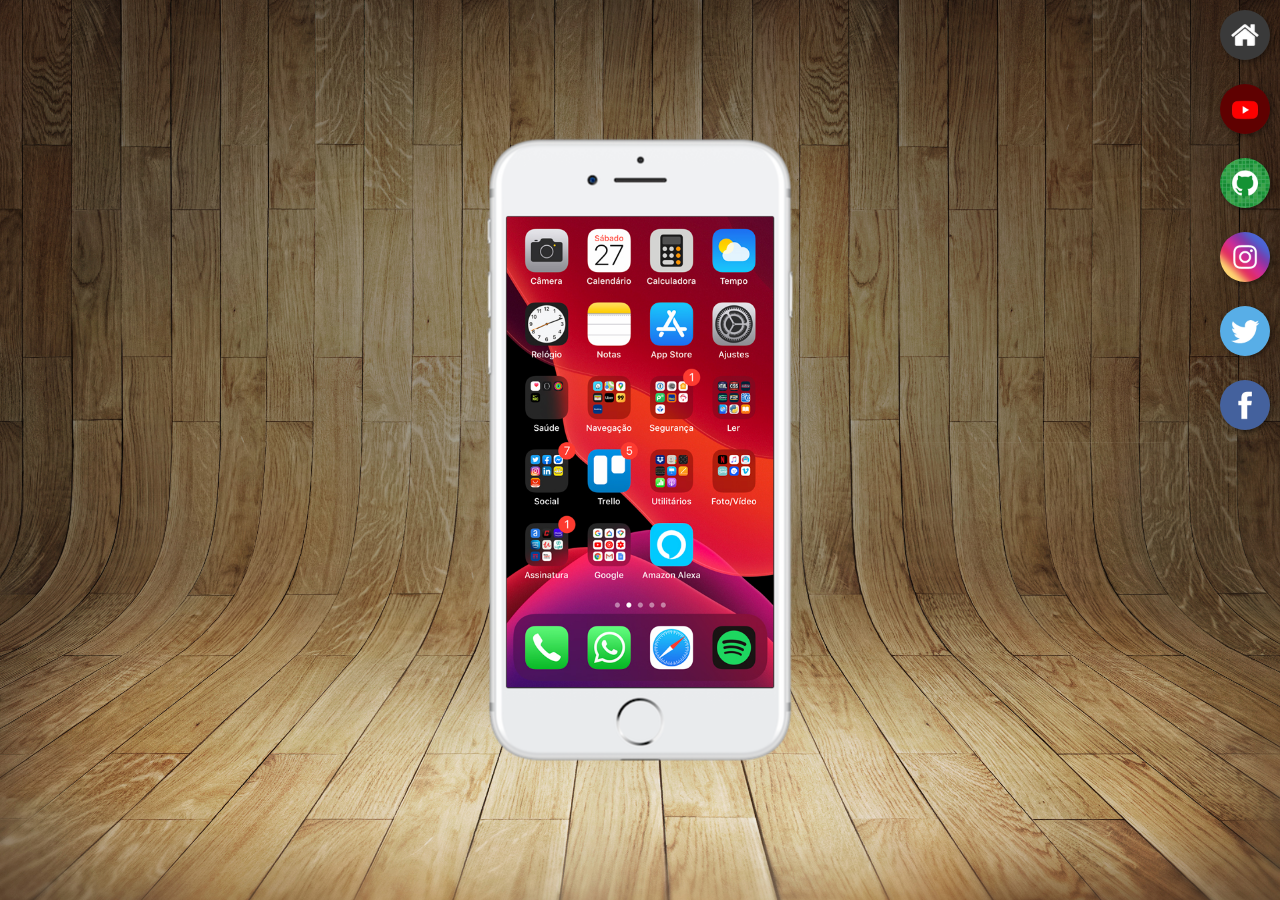
<file: index.html>
<!DOCTYPE html>
<html lang="pt-br">
<head>
    <meta charset="UTF-8">
    <meta name="viewport" content="width=device-width, initial-scale=1.0">
    <link rel="shortcut icon" href="favicon.ico" type="image/x-icon">
    <link rel="stylesheet" href="estilos/style.css">
    <title>Projeto de Redes Sociais</title>
</head>
<body>
    <main>
        <section id="telefone">
            <iframe src="home.html" name="tela" id="tela" frameborder="0"></iframe>
        </section>
        <section id="redes-sociais">
            <a href="home.html" target="tela"><img src="imagens/logo-home.jpg" alt="Home"></a><br>
            <a href="youtube.html" target="tela"><img src="imagens/logo-youtube.jpg" alt="Youtube"></a><br>
            <a href="github.html" target="tela"><img src="imagens/logo-github.jpg" alt="Github"></a><br>
            <a href="instagram.html" target="tela"><img src="imagens/logo-instagram.jpg" alt="instagram"></a><br>
            <a href="twitter.html" target="tela"><img src="imagens/logo-twitter.jpg" alt="Twitter"></a><br>
            <a href="facebook.html" target="tela"><img src="imagens/logo-facebook.jpg" alt="Facebook"></a>
        </section>
    </main>
</body>
</html>
</file>
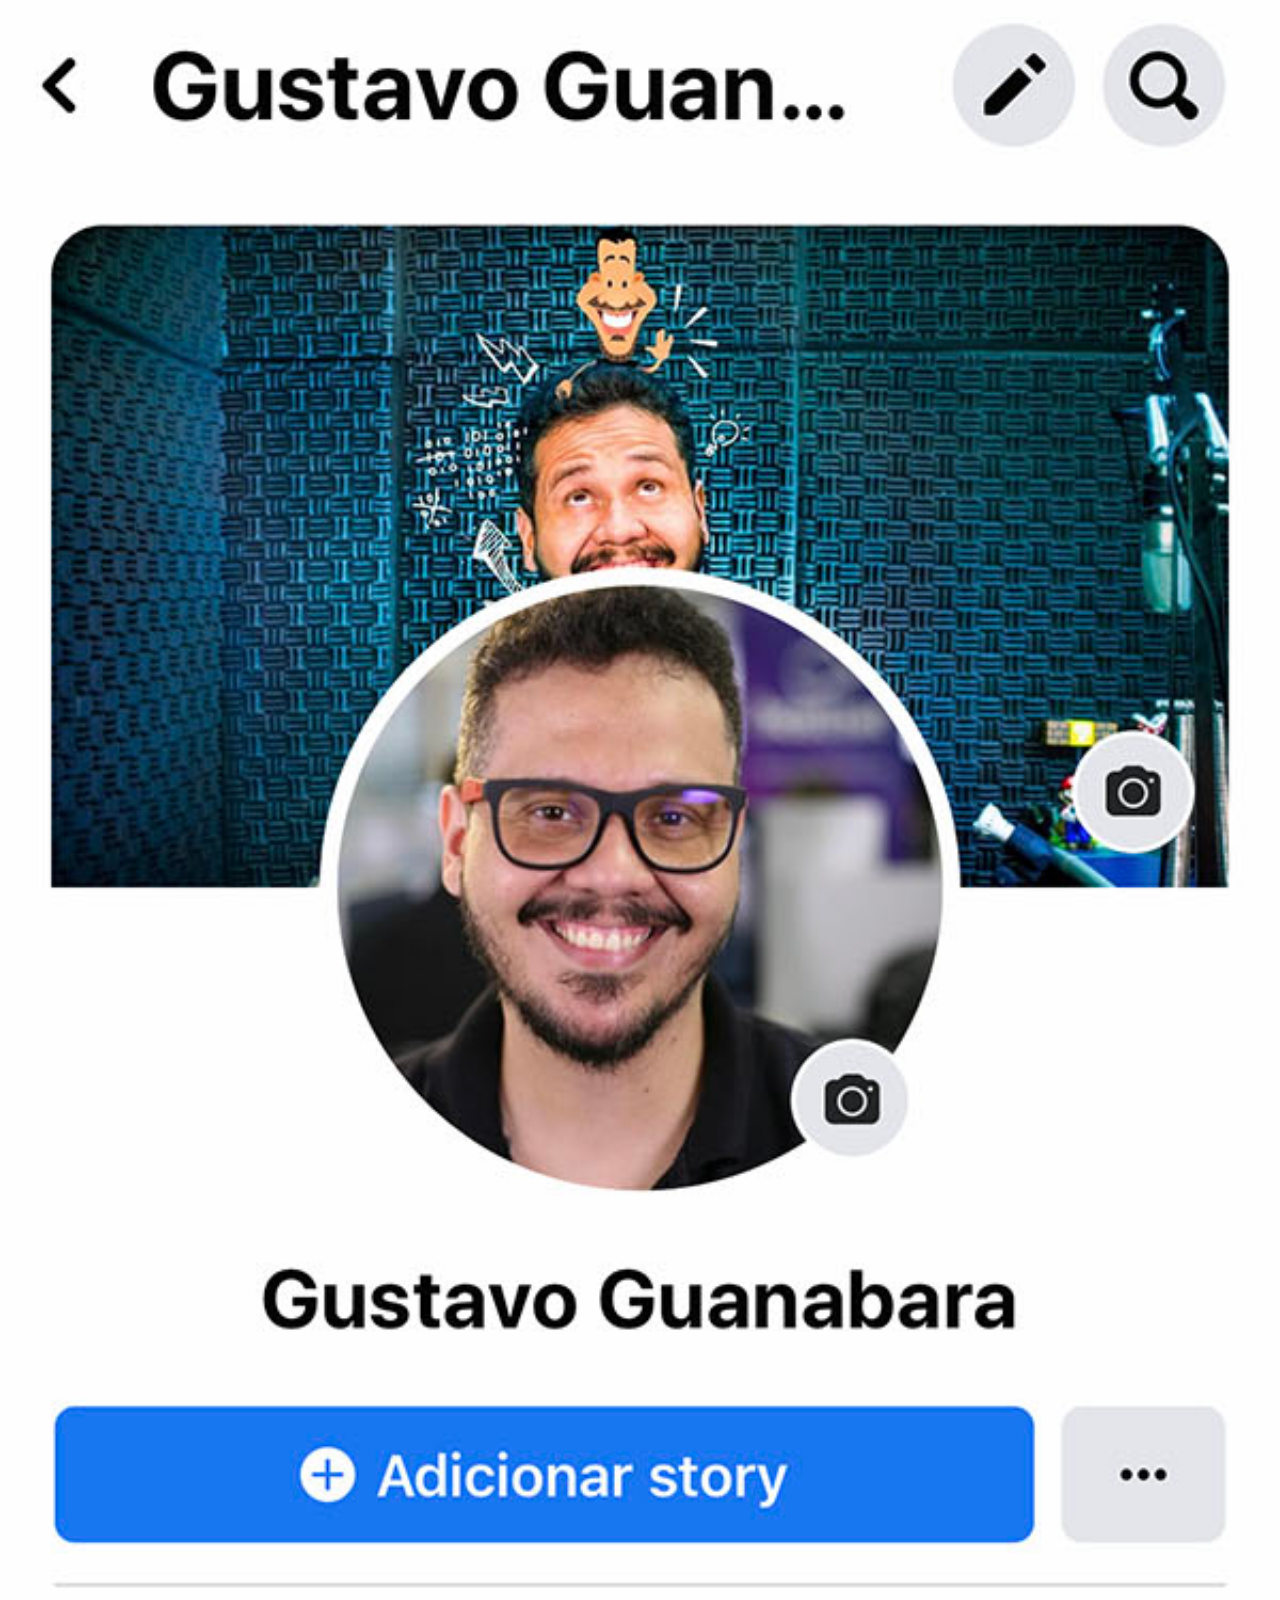
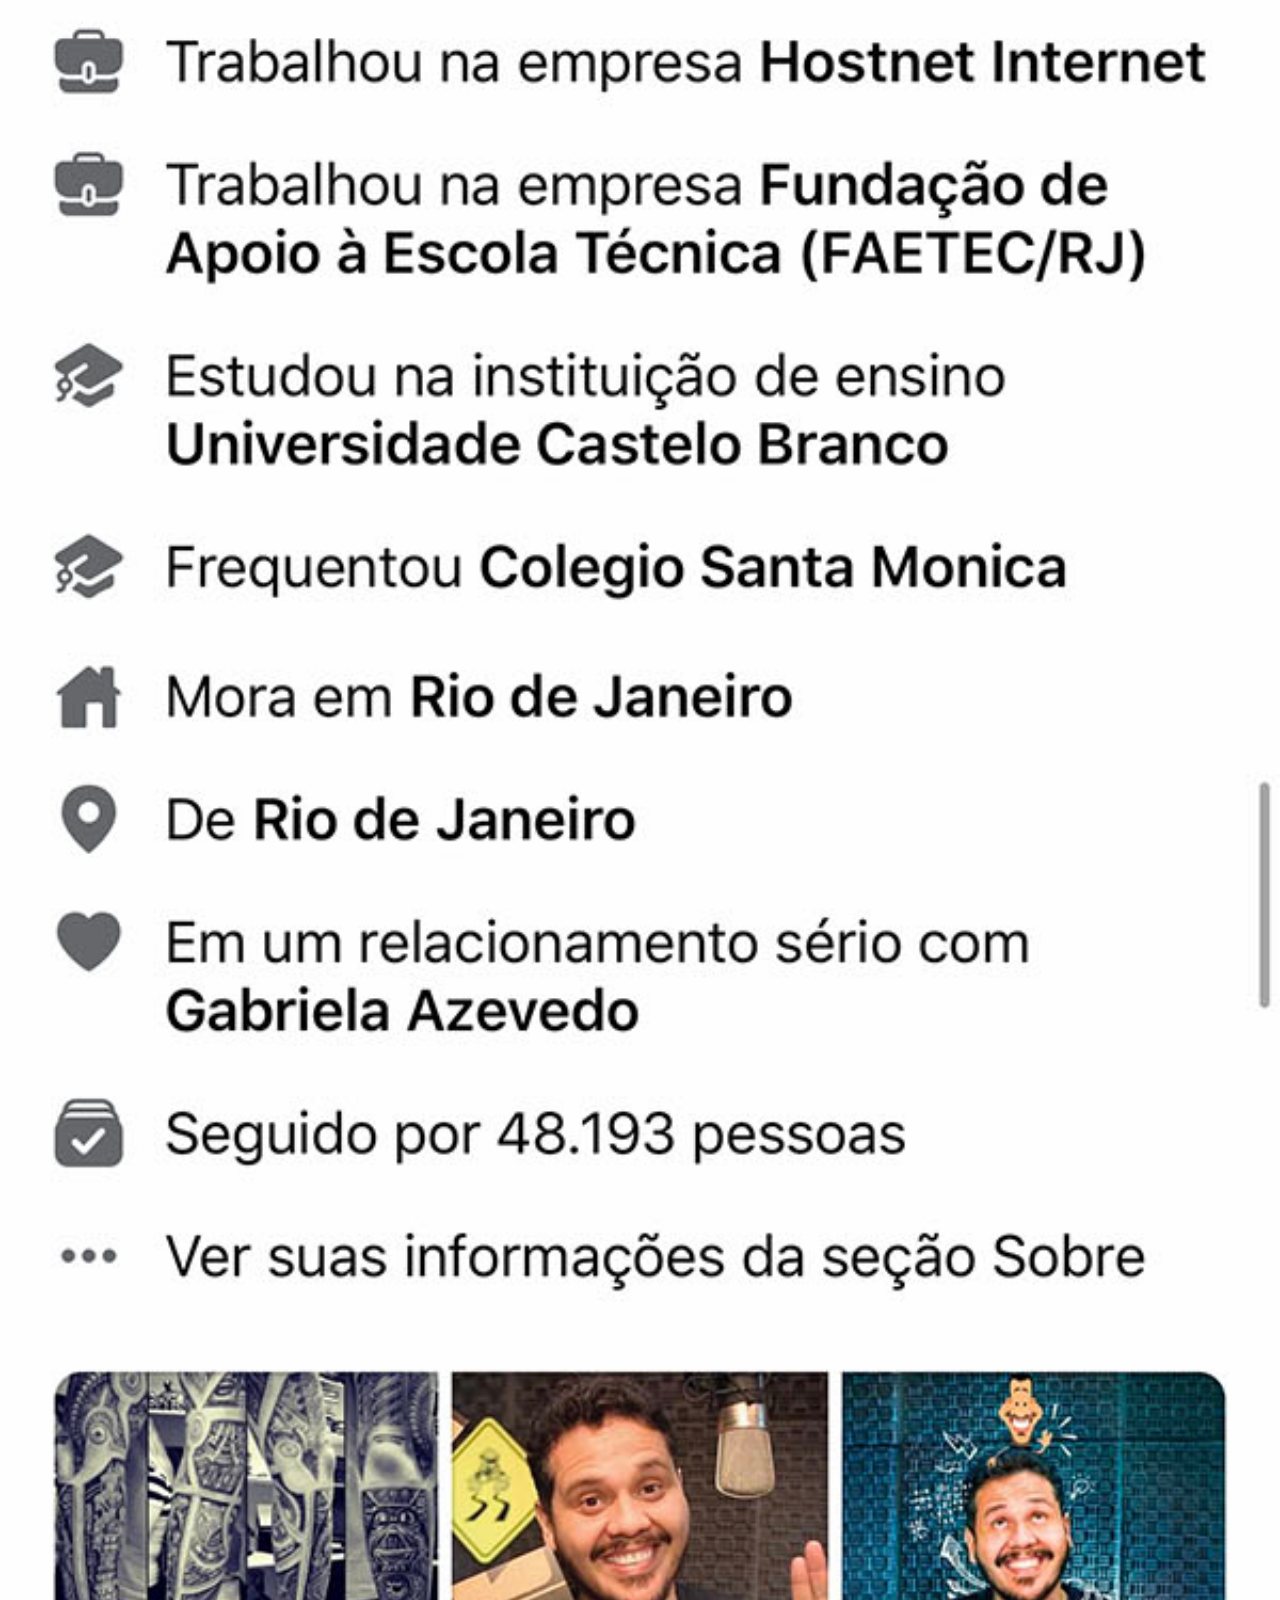
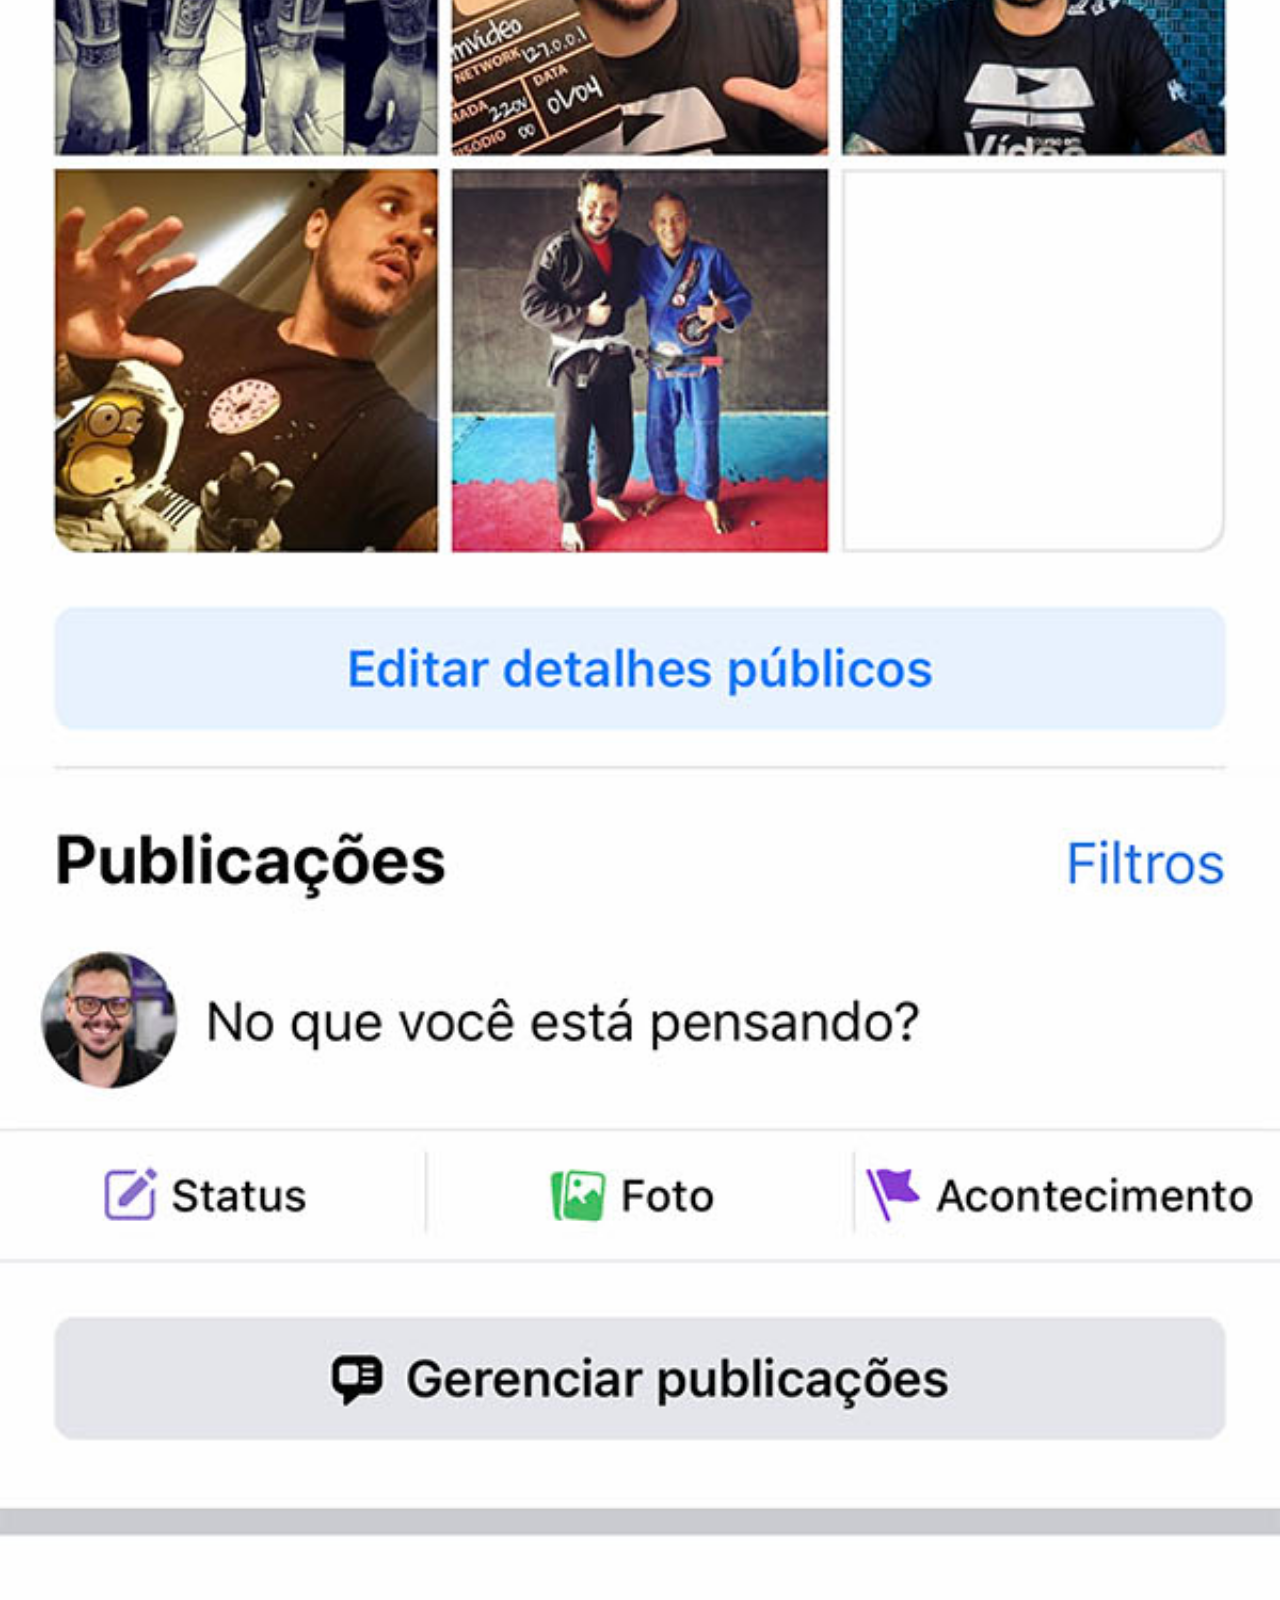
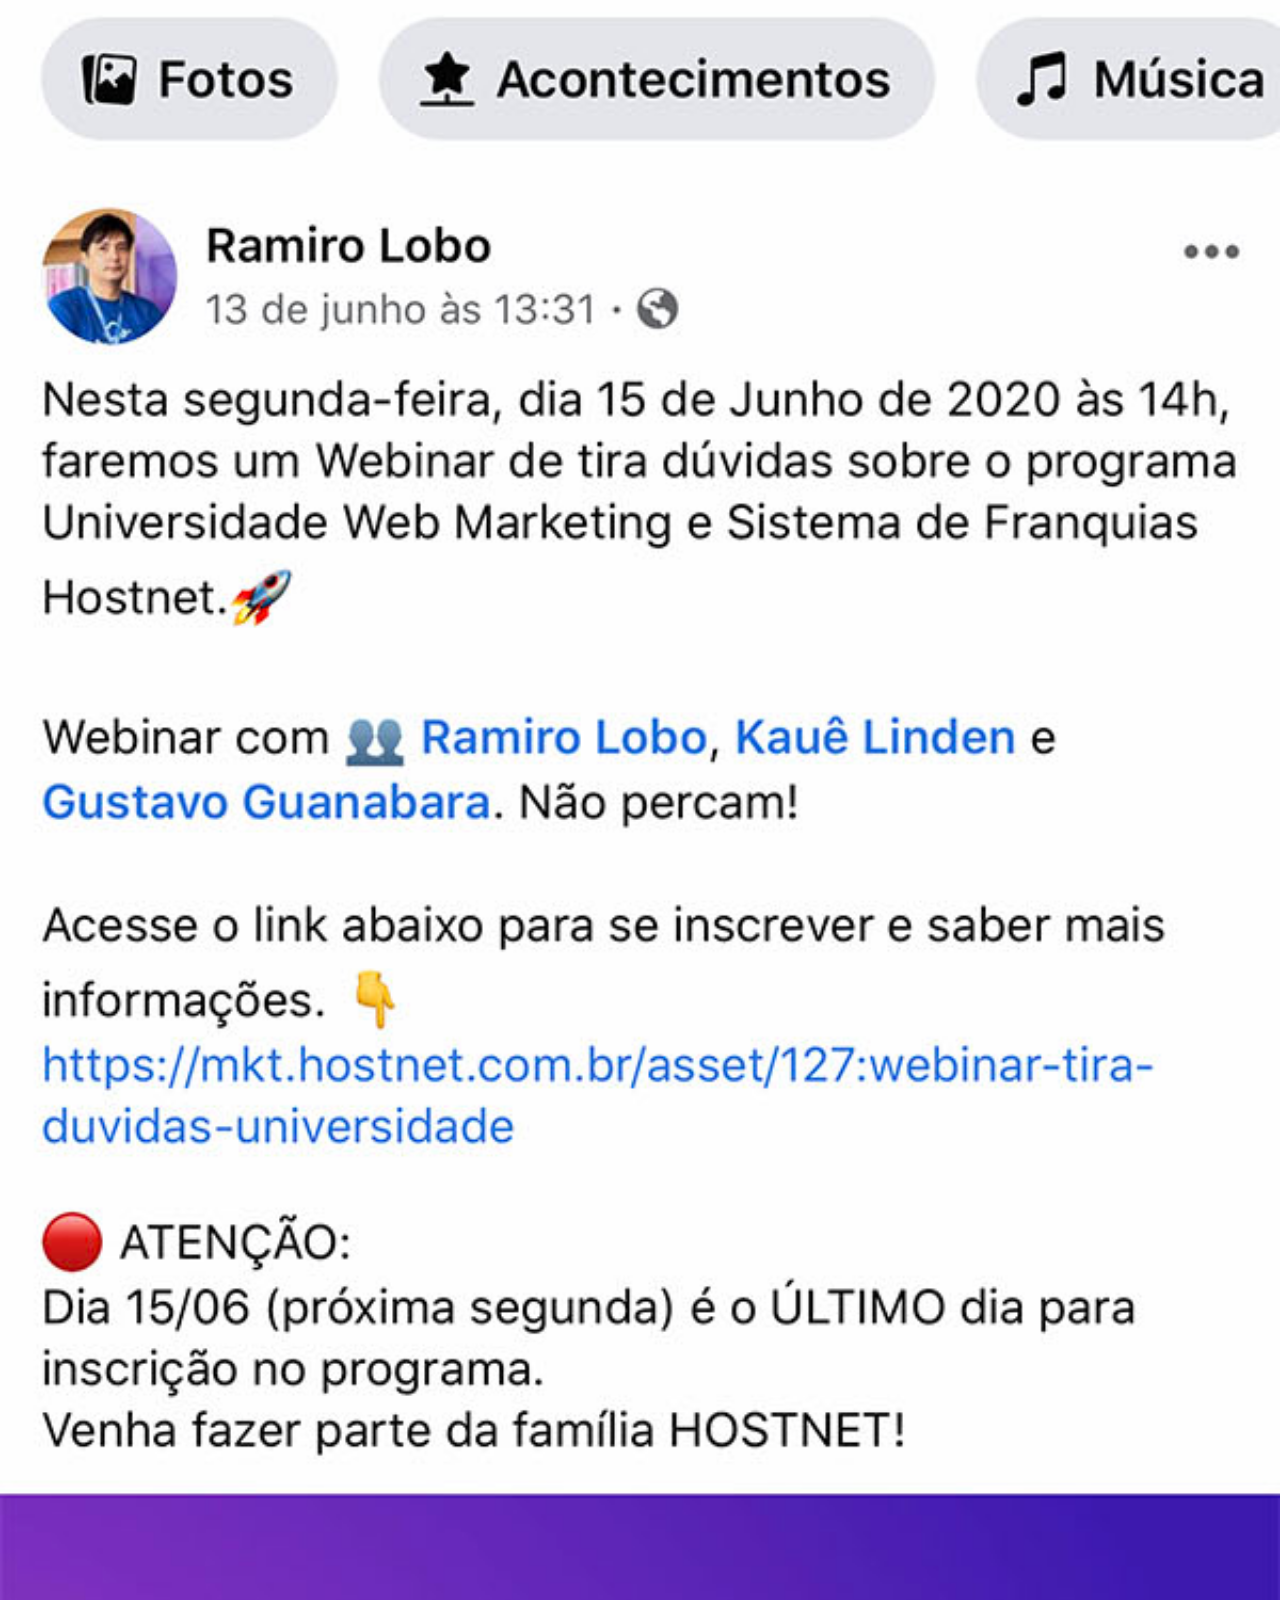
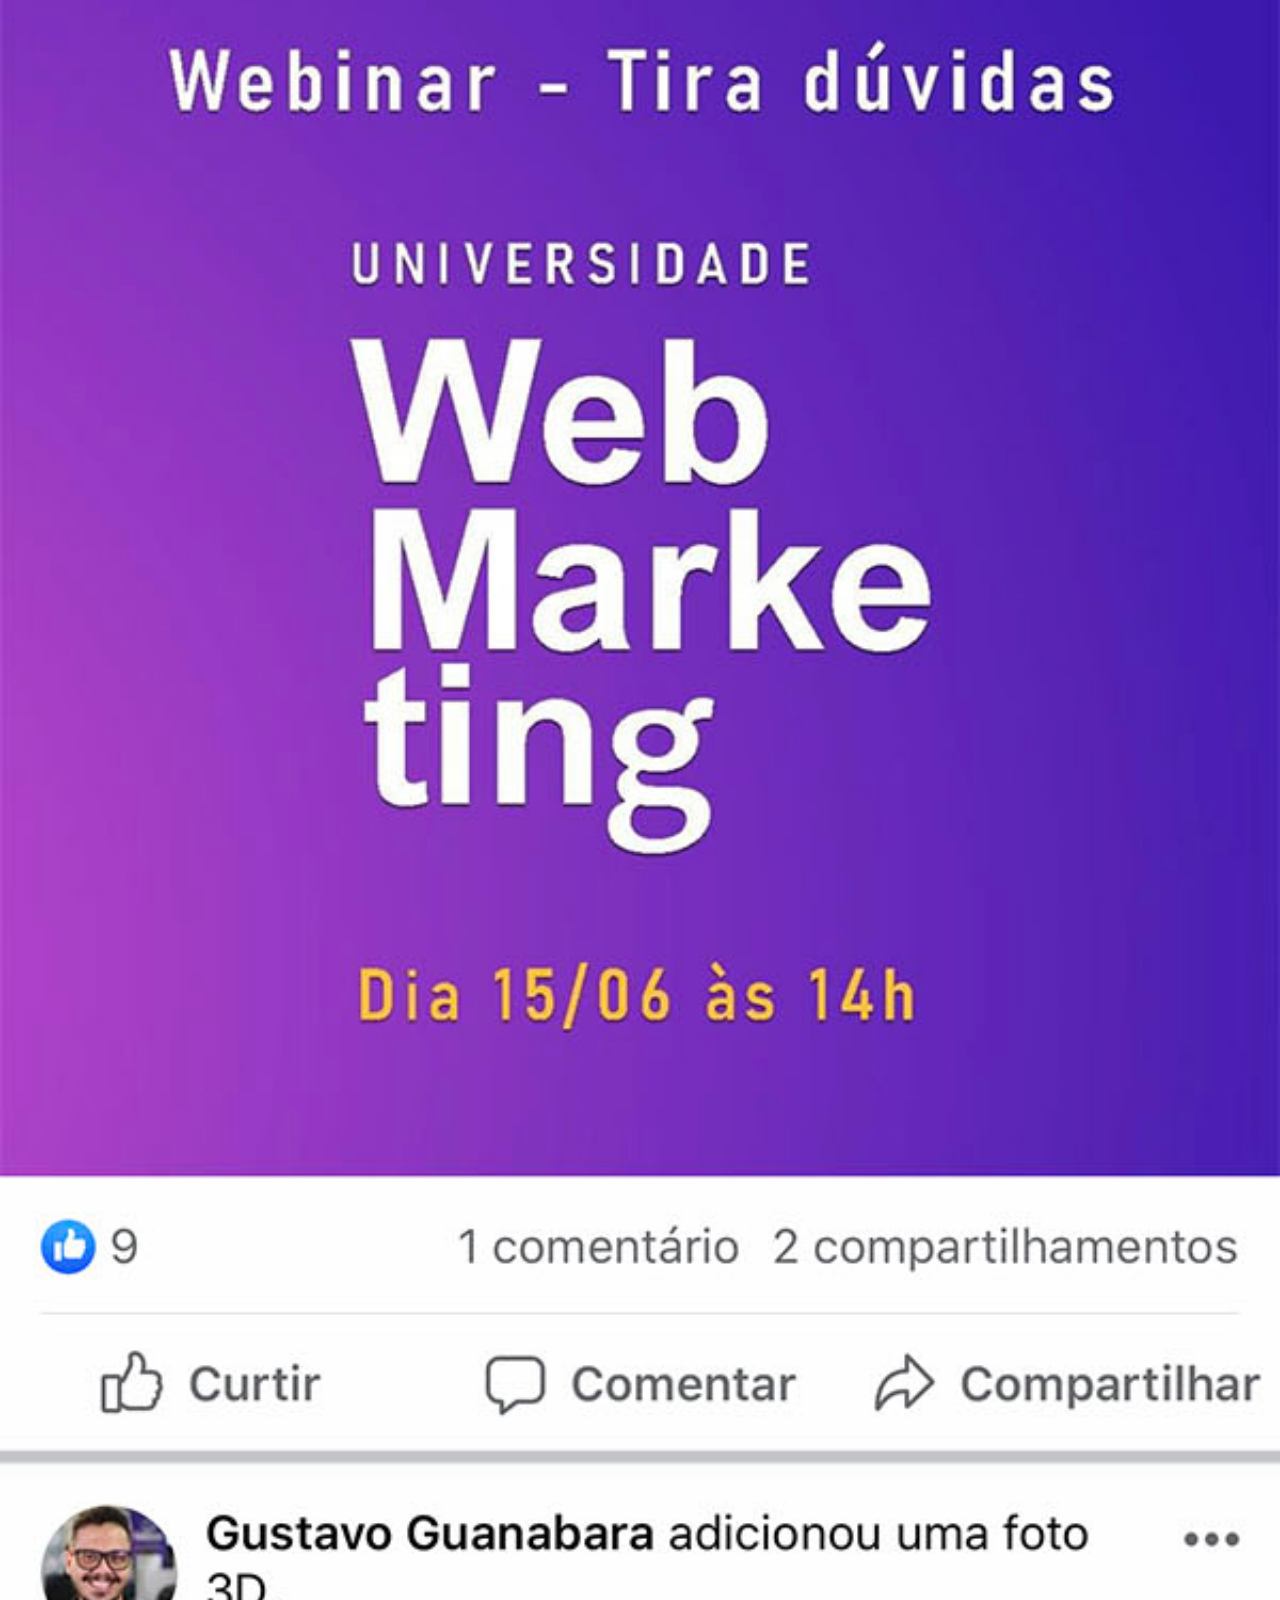
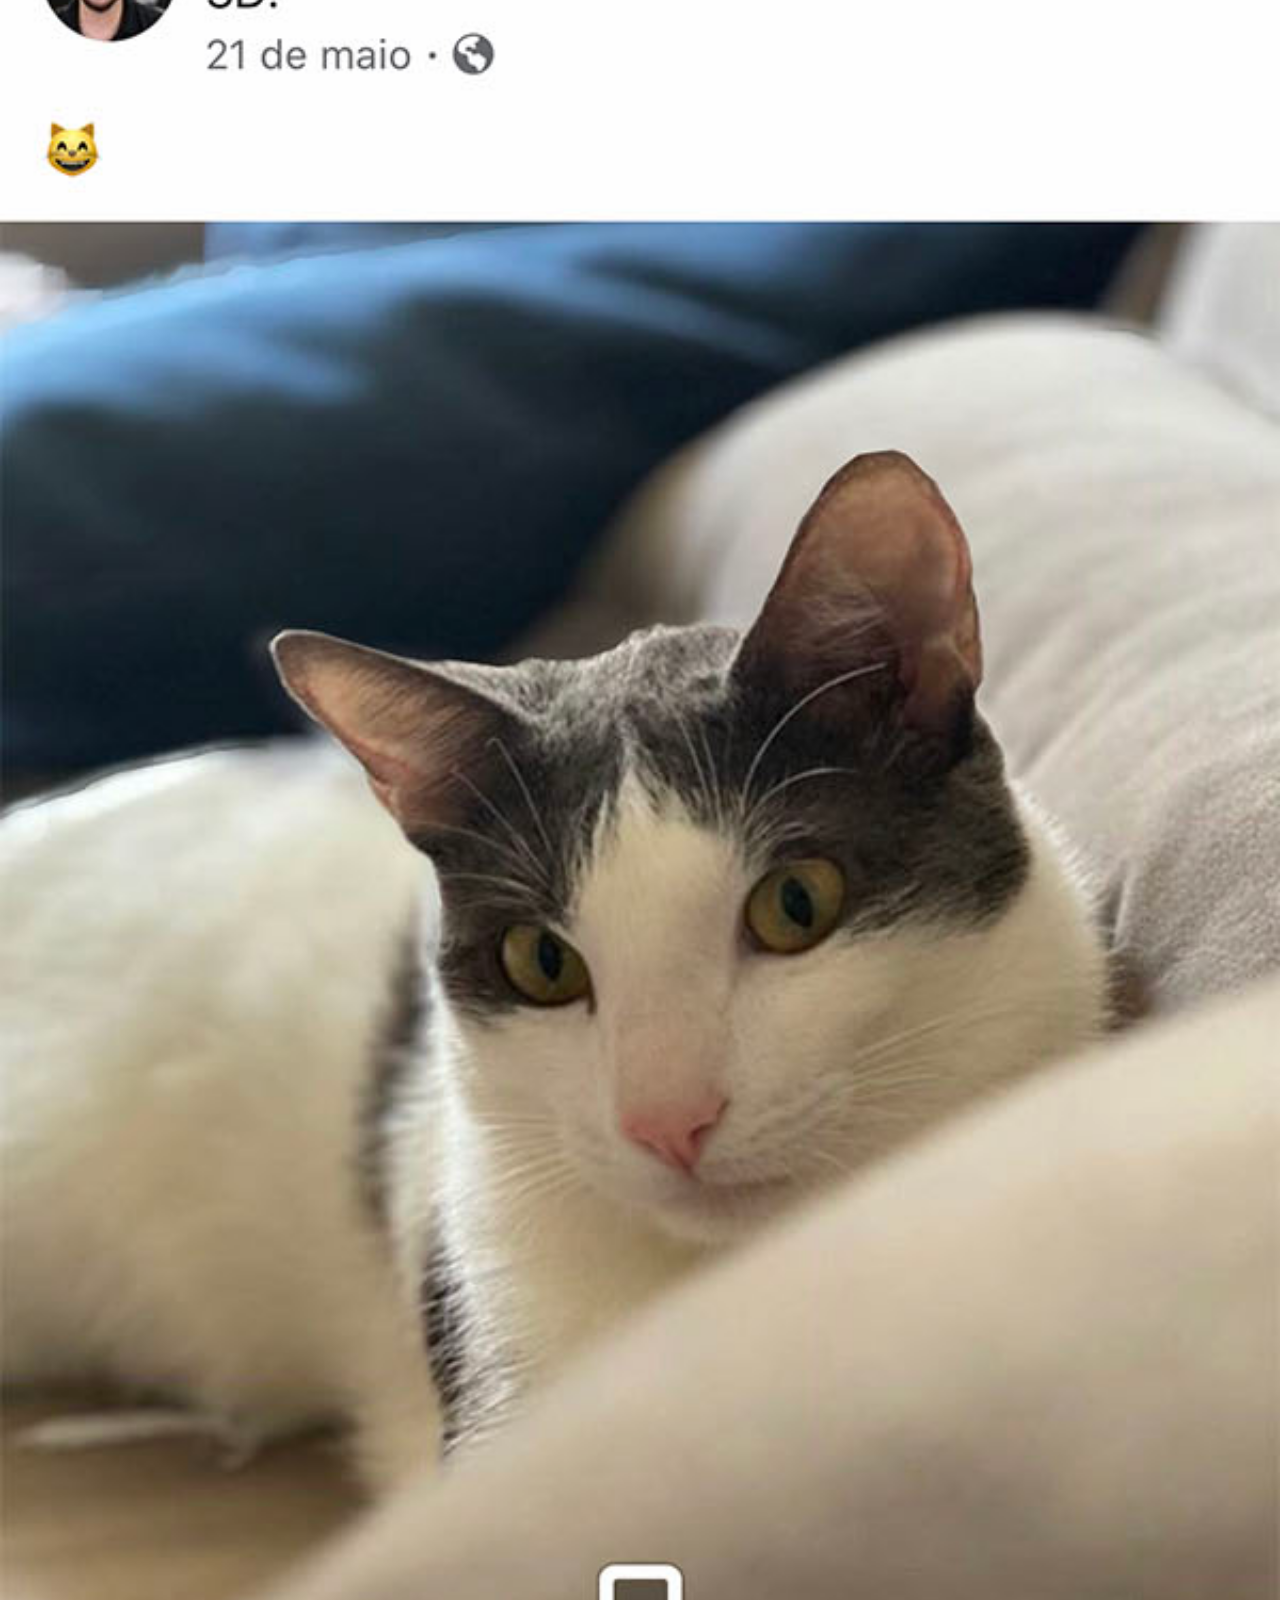
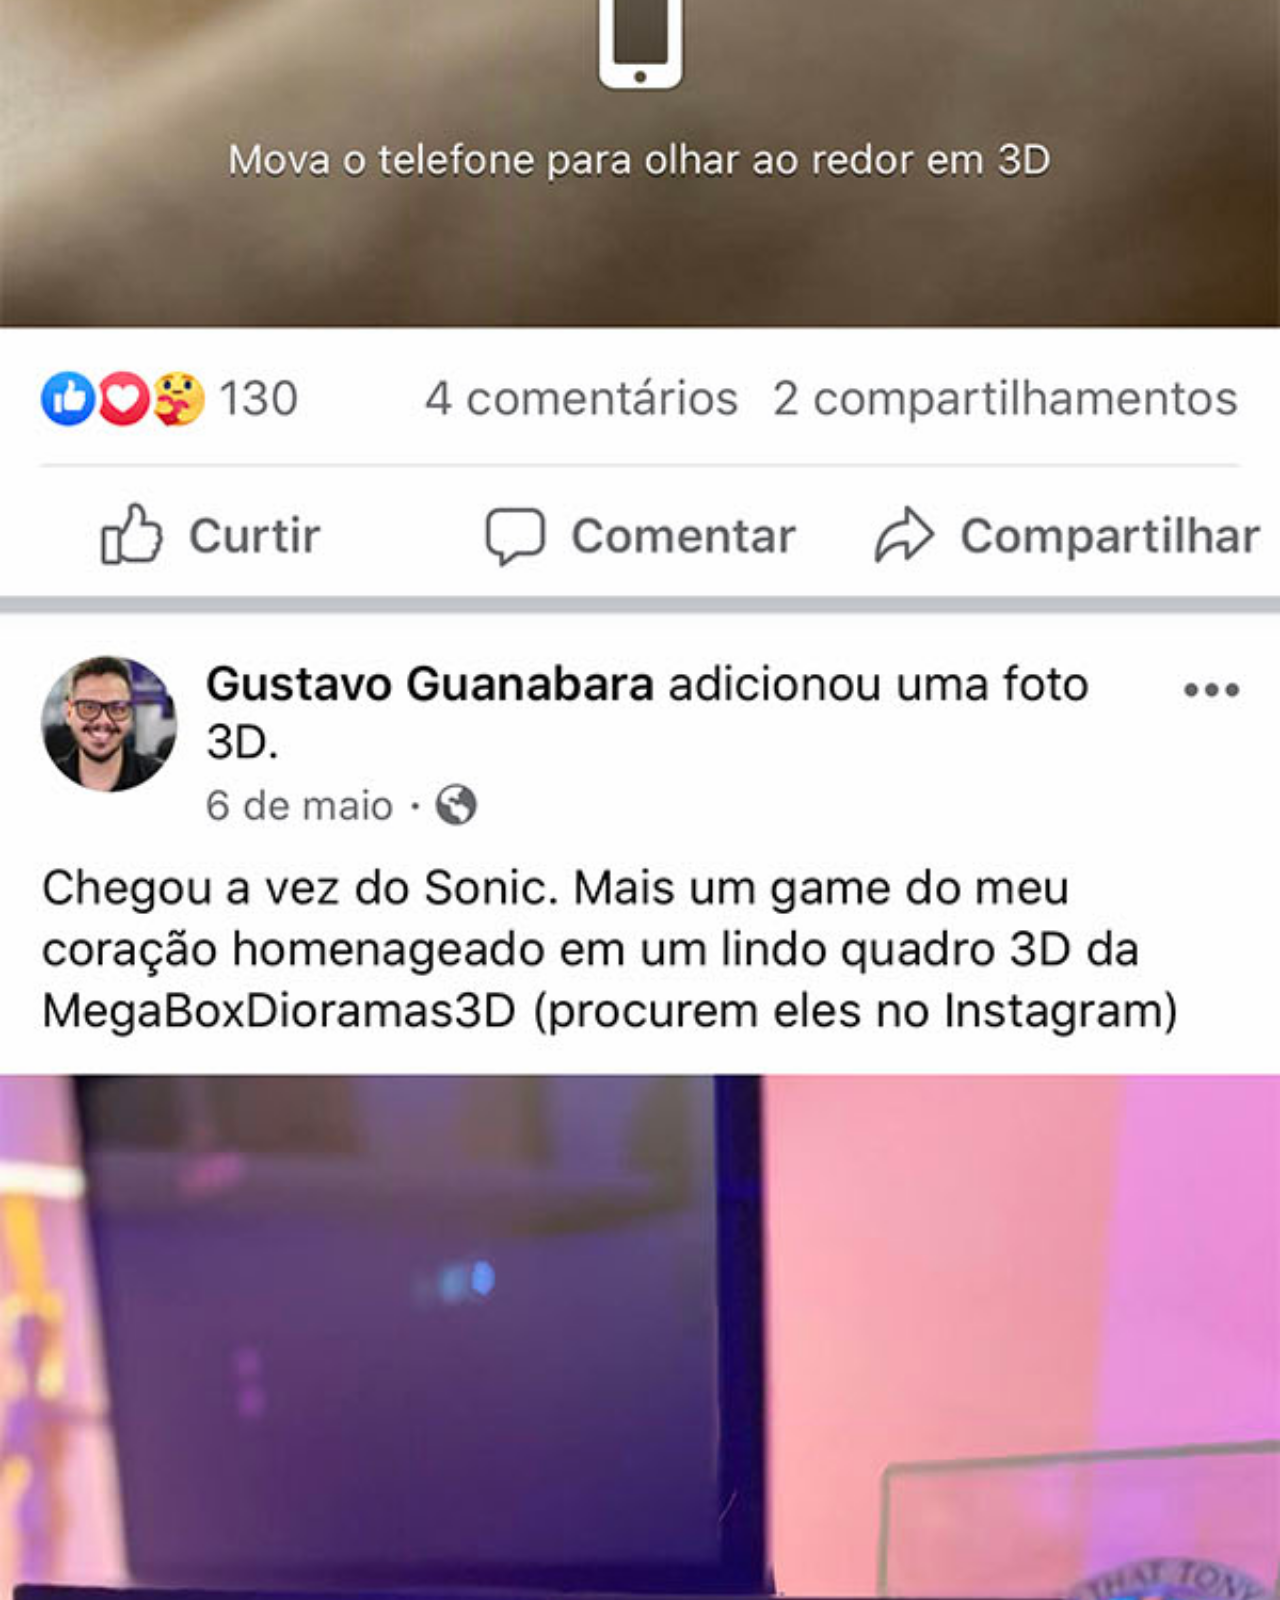
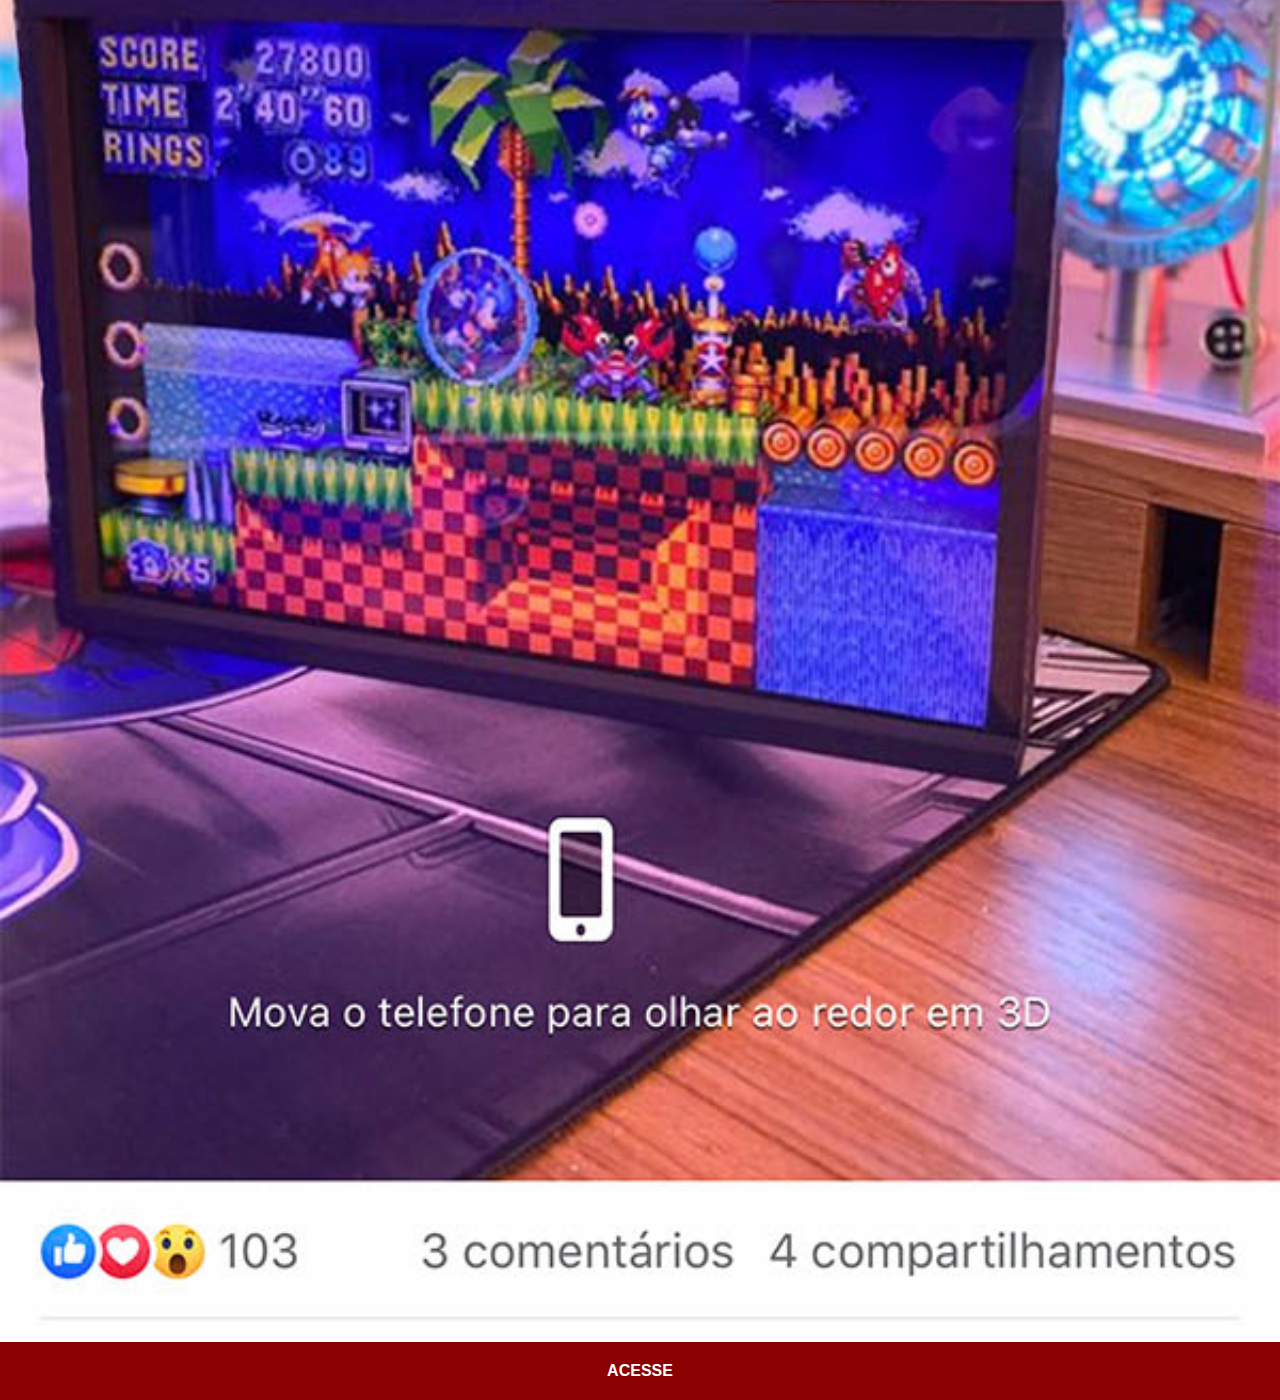
<file: facebook.html>
<!DOCTYPE html>
<html lang="pt-br">
<head>
    <meta charset="UTF-8">
    <meta name="viewport" content="width=device-width, initial-scale=1.0">
    <link rel="stylesheet" href="estilos/social.css">
    <title>Facebook</title>
</head>
<body>
    <img src="imagens/tela-facebook.jpg" alt="Facebook">
    <a href="https://www.facebook.com/gustavoguanabara/?locale=pt_BR">ACESSE</a>
</body>
</html>
</file>
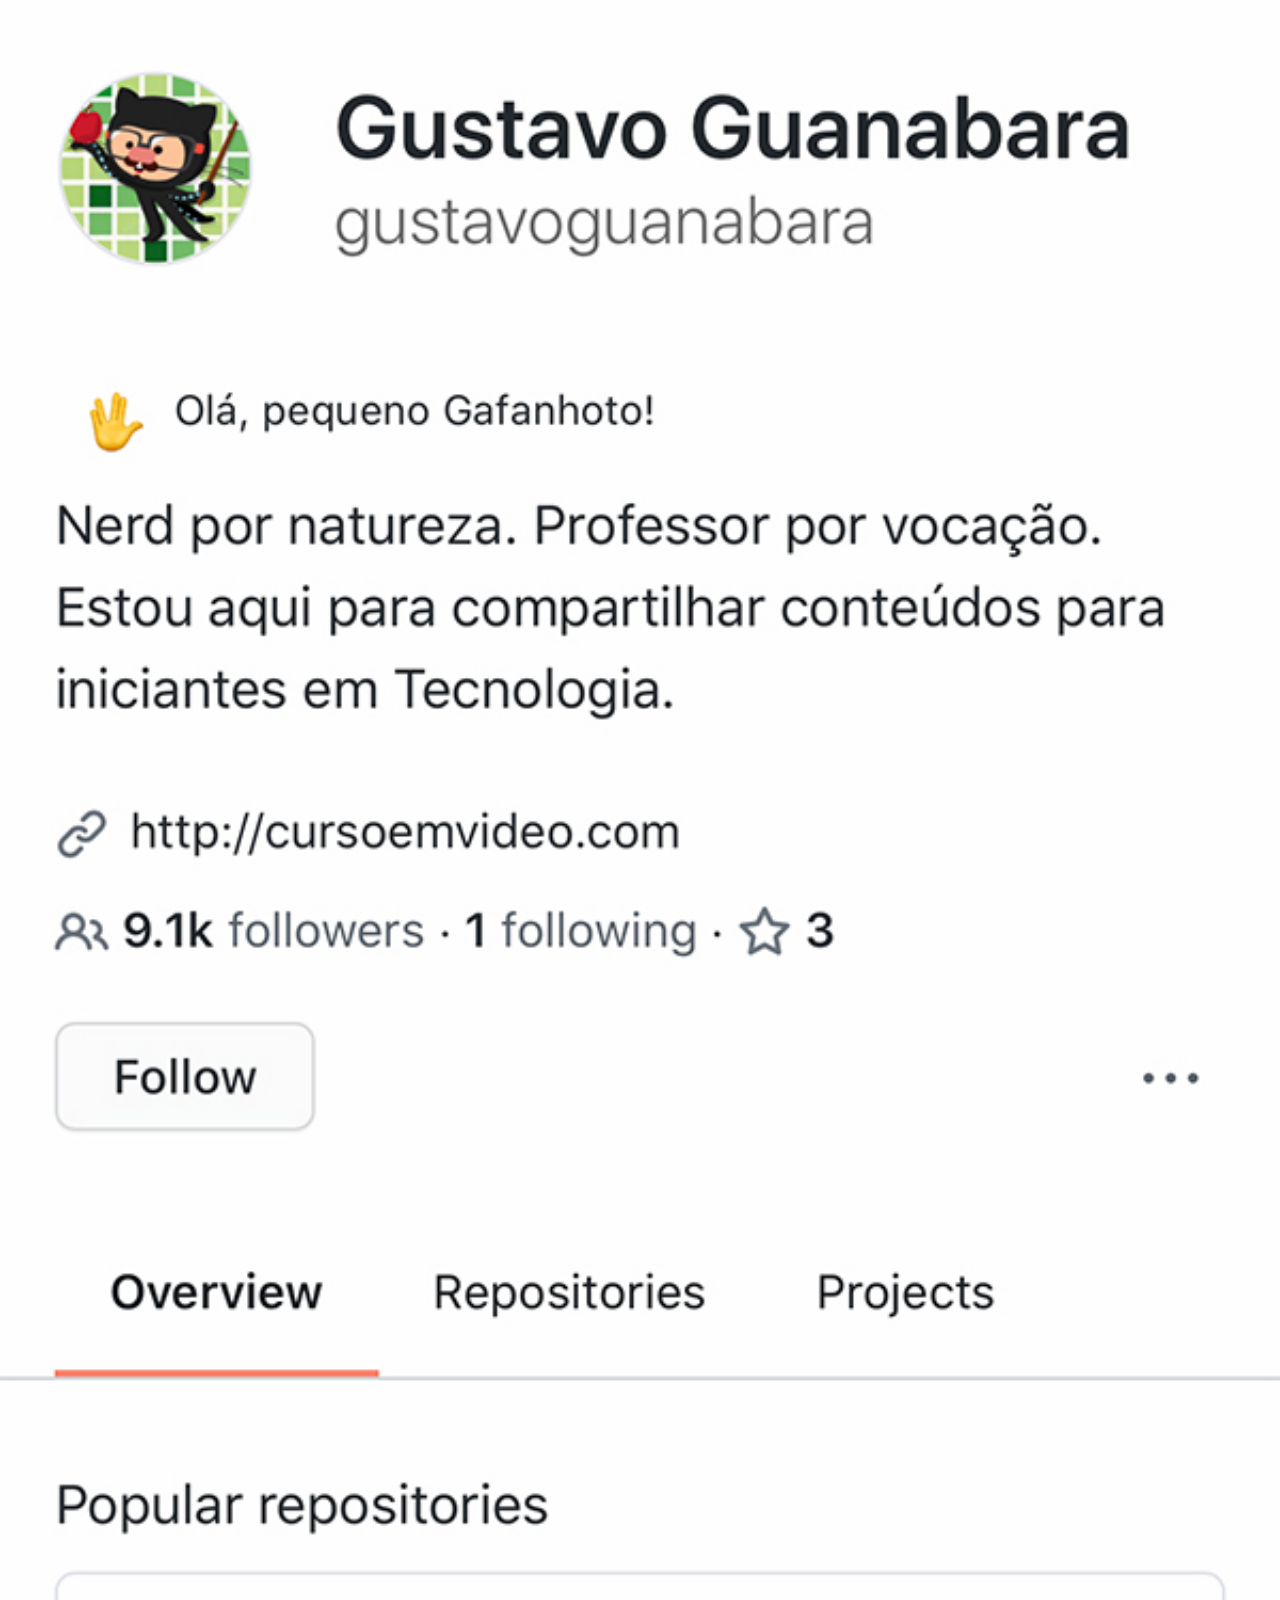
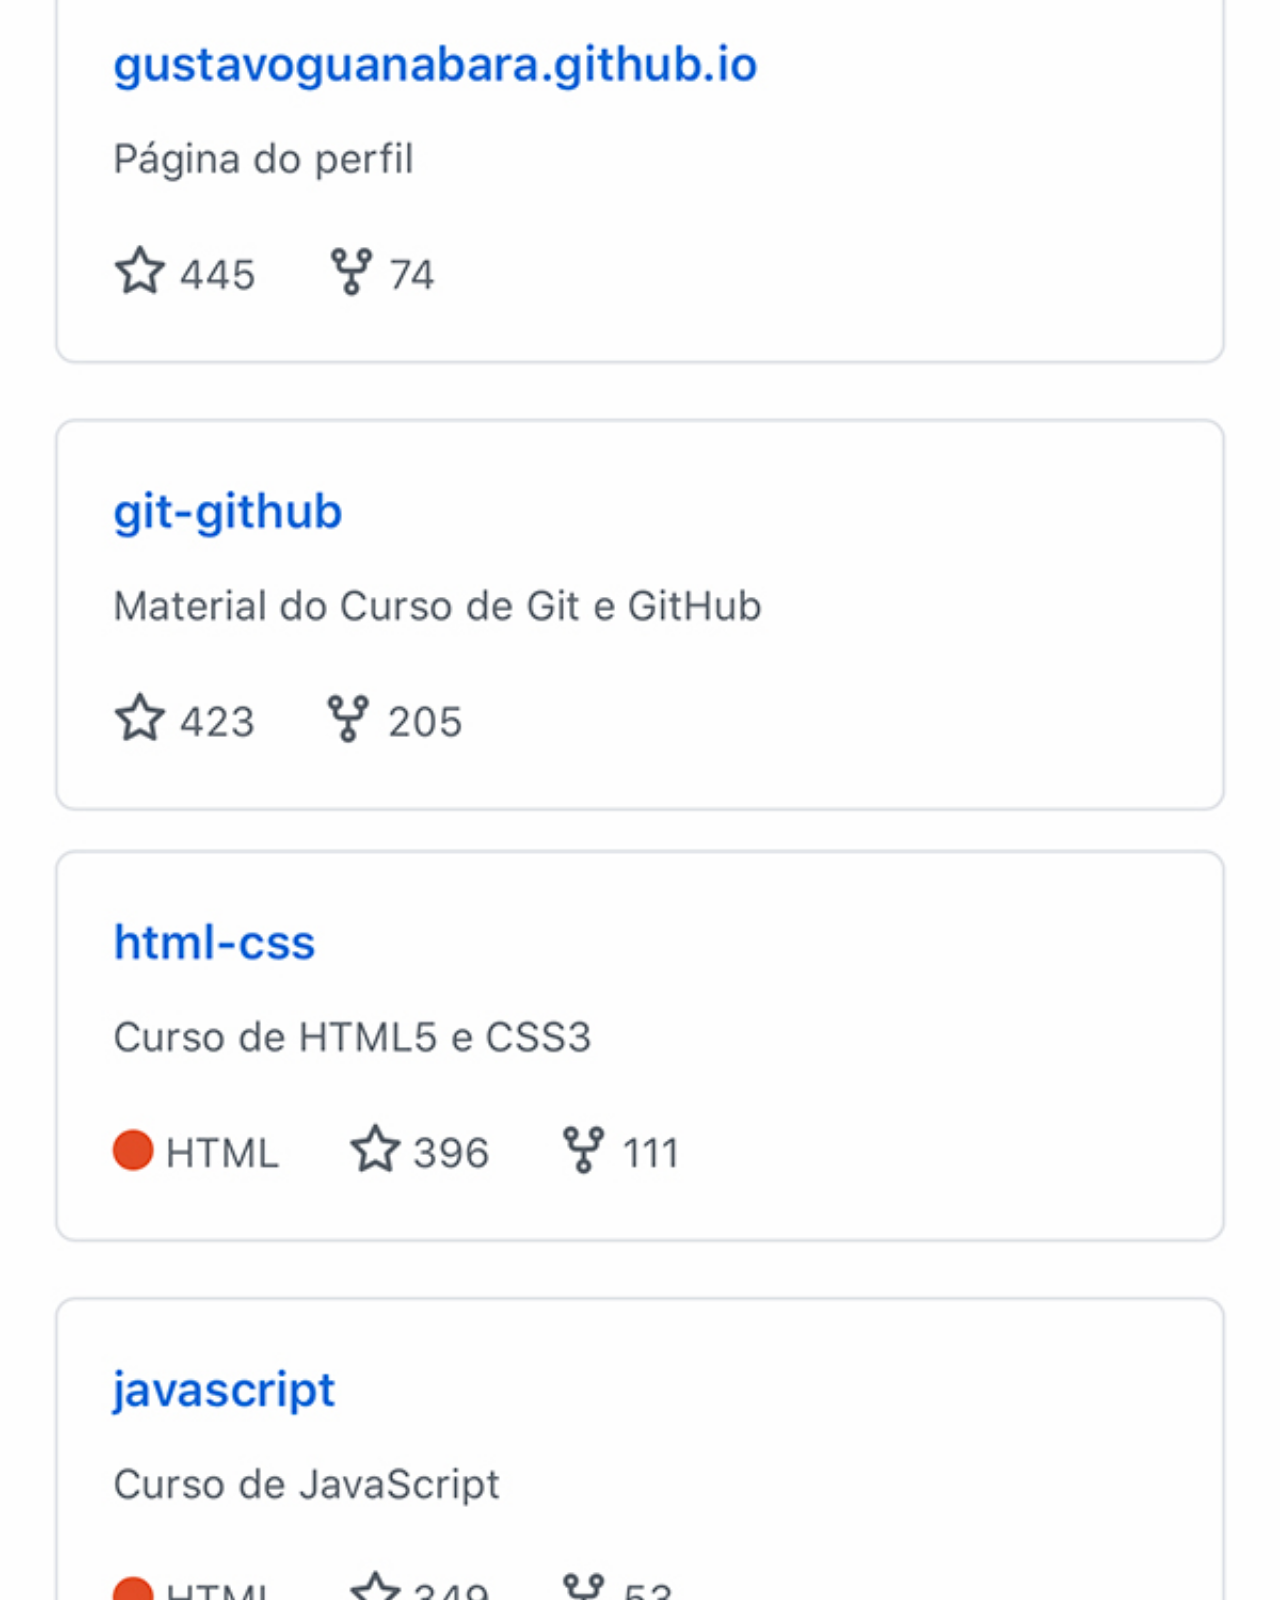
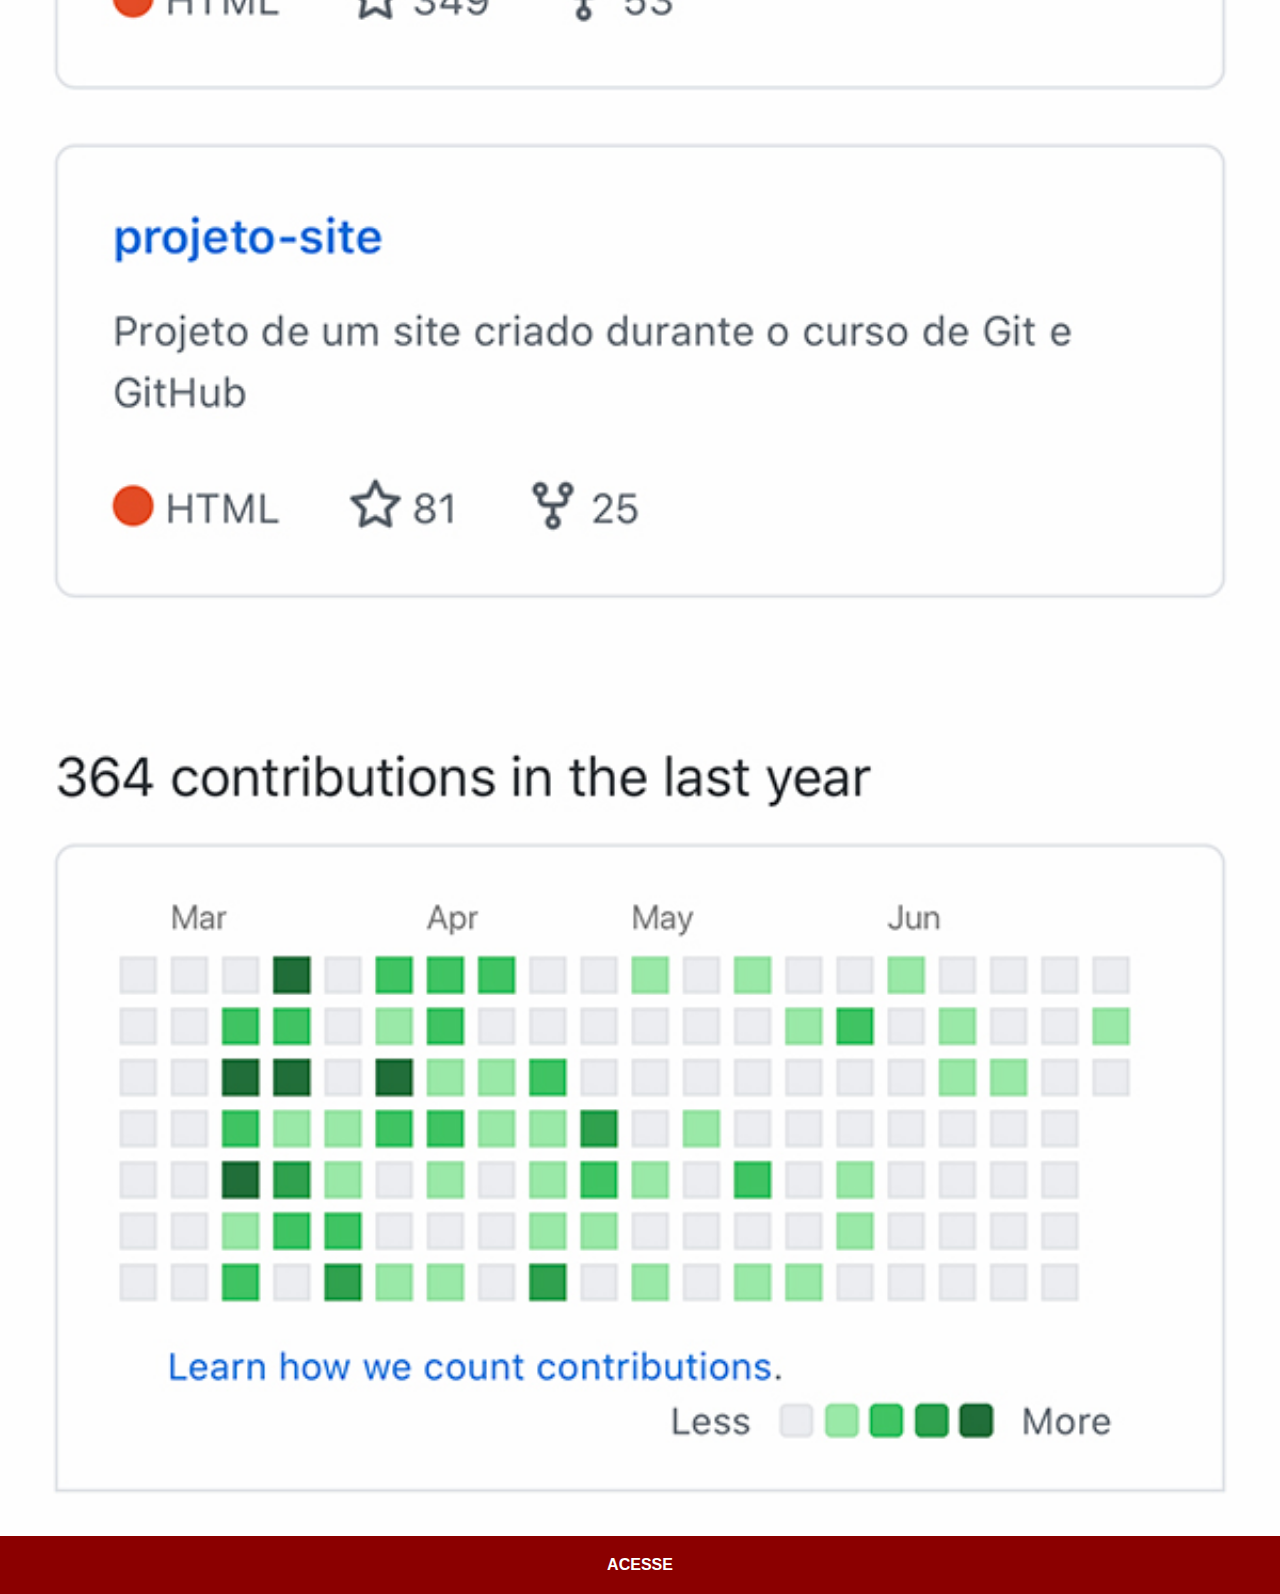
<file: github.html>
<!DOCTYPE html>
<html lang="pt-br">
<head>
    <meta charset="UTF-8">
    <meta name="viewport" content="width=device-width, initial-scale=1.0">
    <link rel="stylesheet" href="estilos/social.css">
    <title>Github</title>
</head>
<body>
    <img src="imagens/tela-github.jpg" alt="Github">
    <a href="https://gustavoguanabara.github.io/" target="_blank">ACESSE</a>
</body>
</html>
</file>
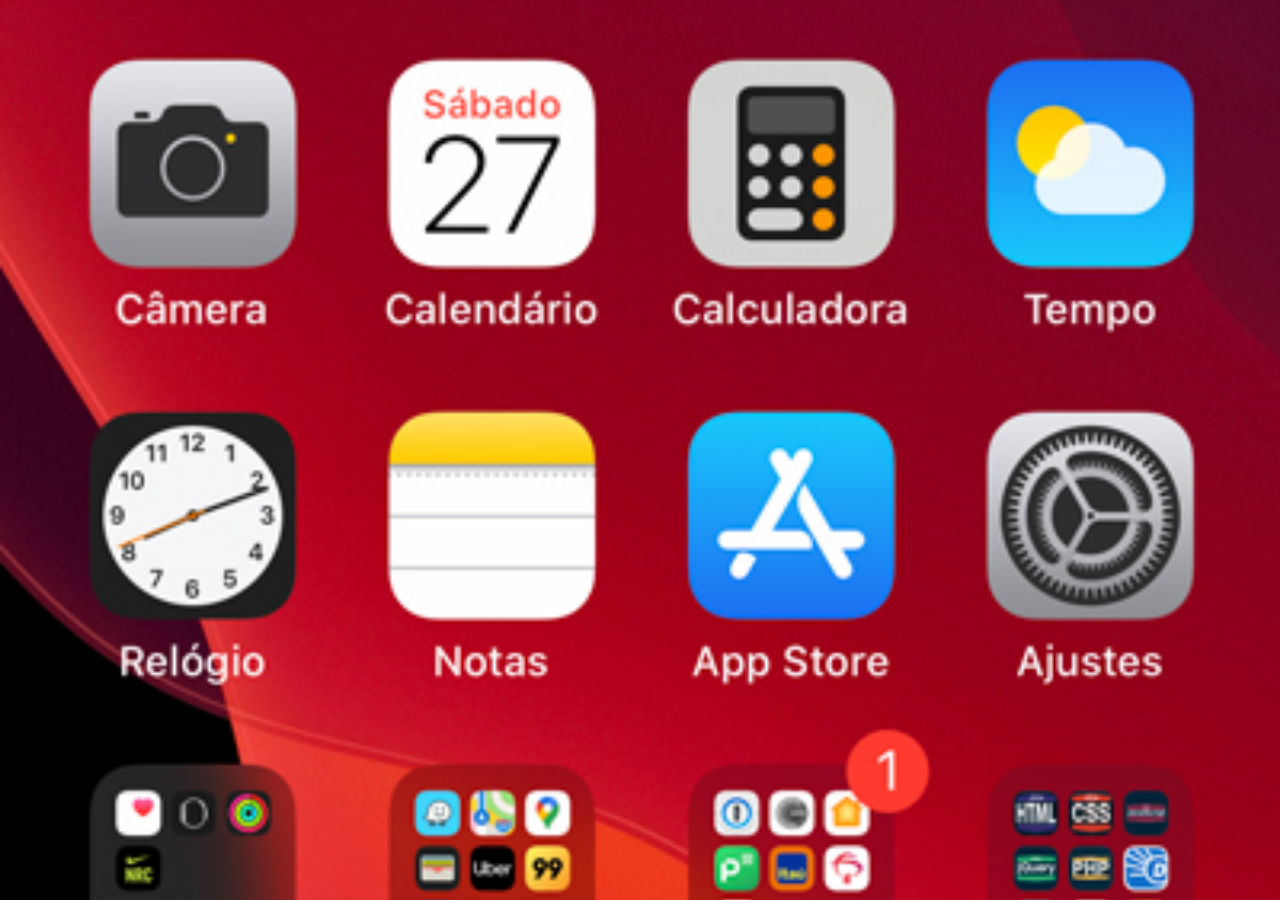
<file: home.html>
<!DOCTYPE html>
<html lang="pt-br">
<head>
    <meta charset="UTF-8">
    <meta name="viewport" content="width=device-width, initial-scale=1.0">
    <title>Home</title>
</head>
<style>
    * {
        margin: 0px;
        padding: 0px;
    }

    body {
        width: 100vw;
        height: 100vh;
        background: black url(imagens/tela-home.jpg) no-repeat top center;
        background-size: cover;
    }
</style>
<body>
    
</body>
</html>
</file>
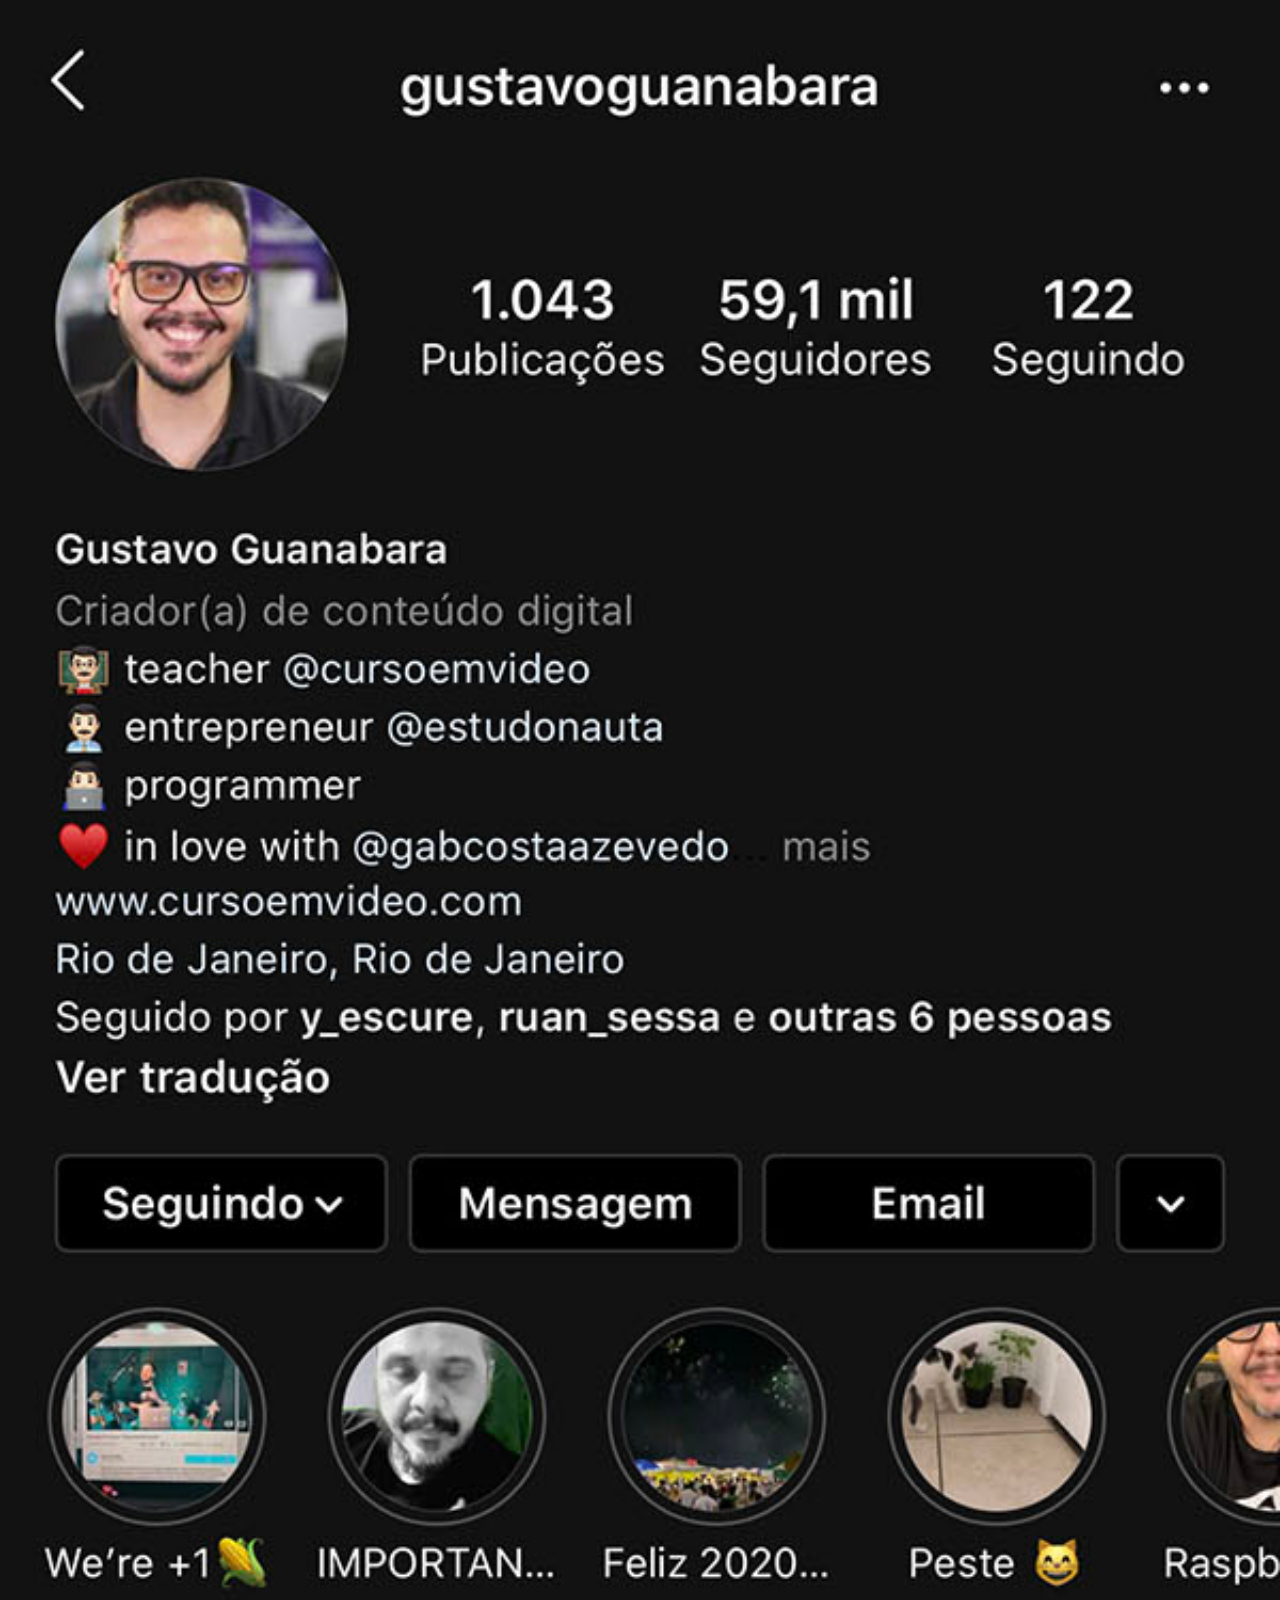
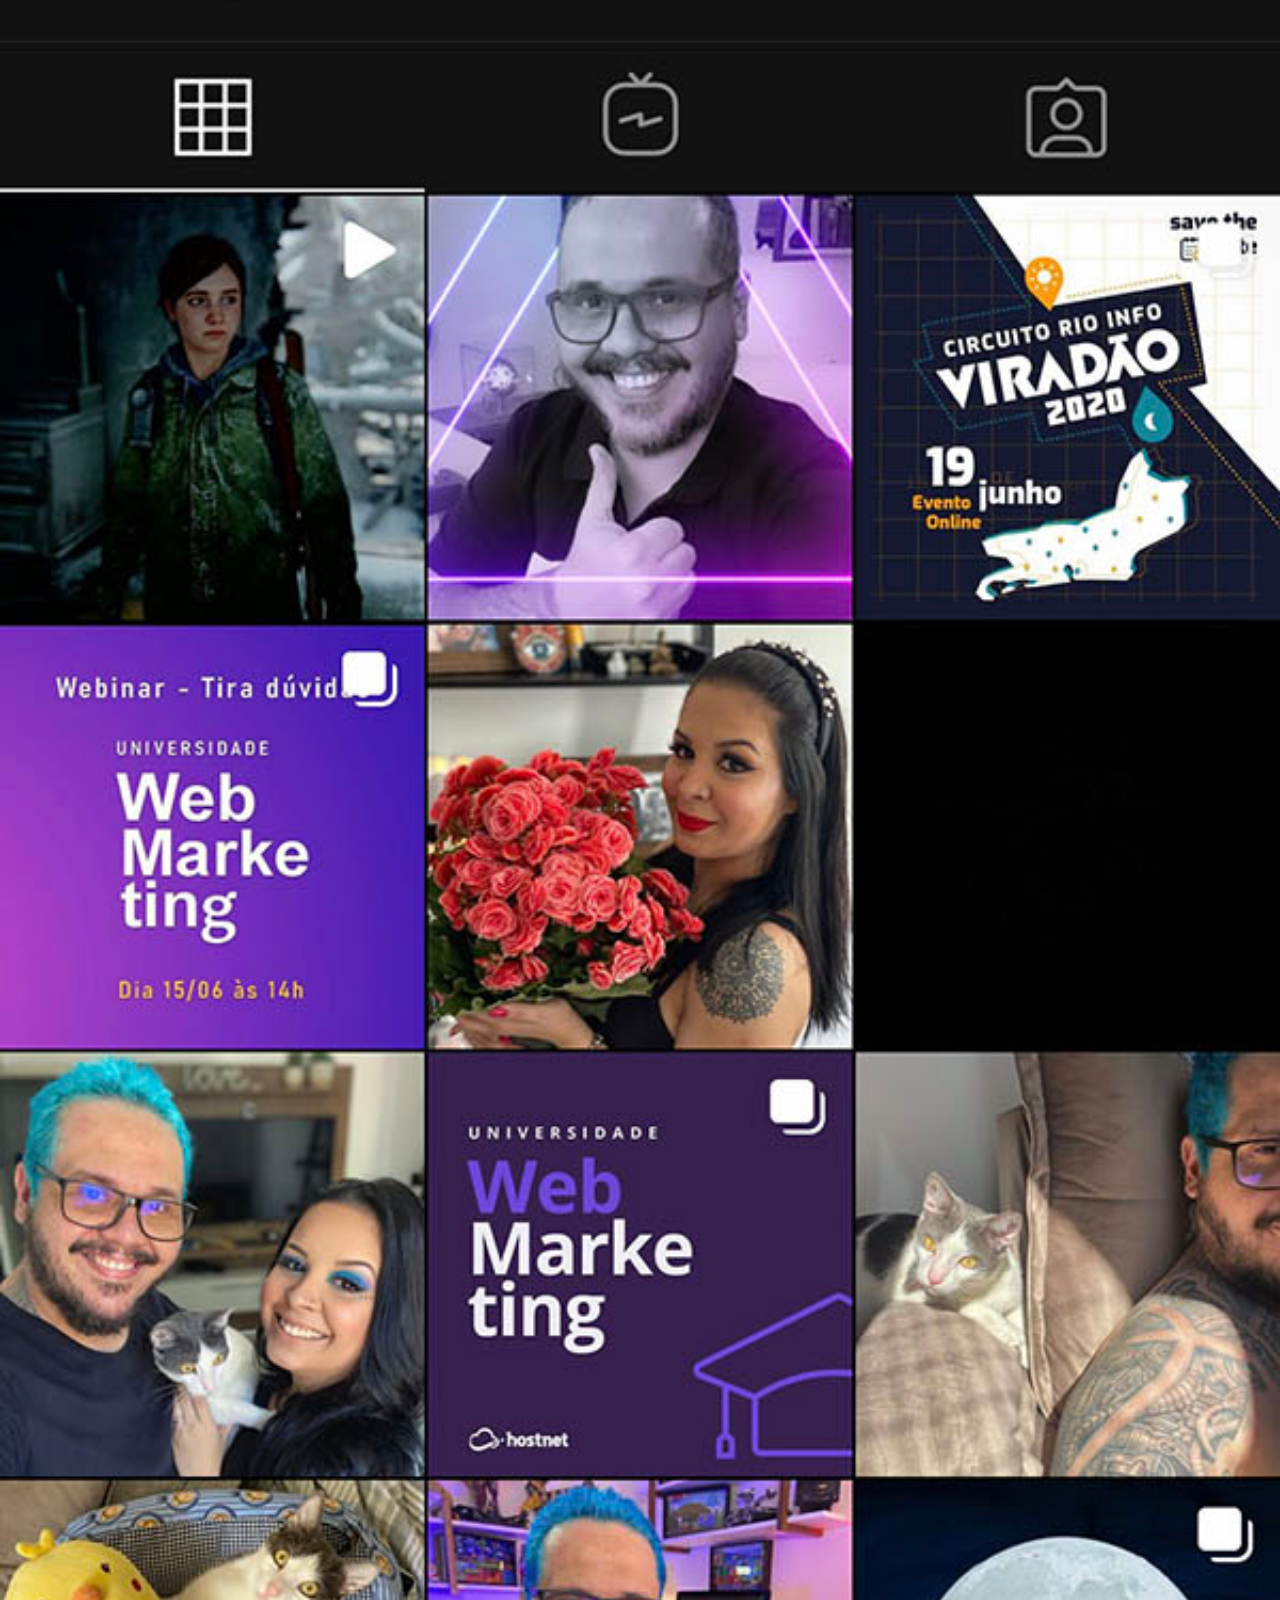
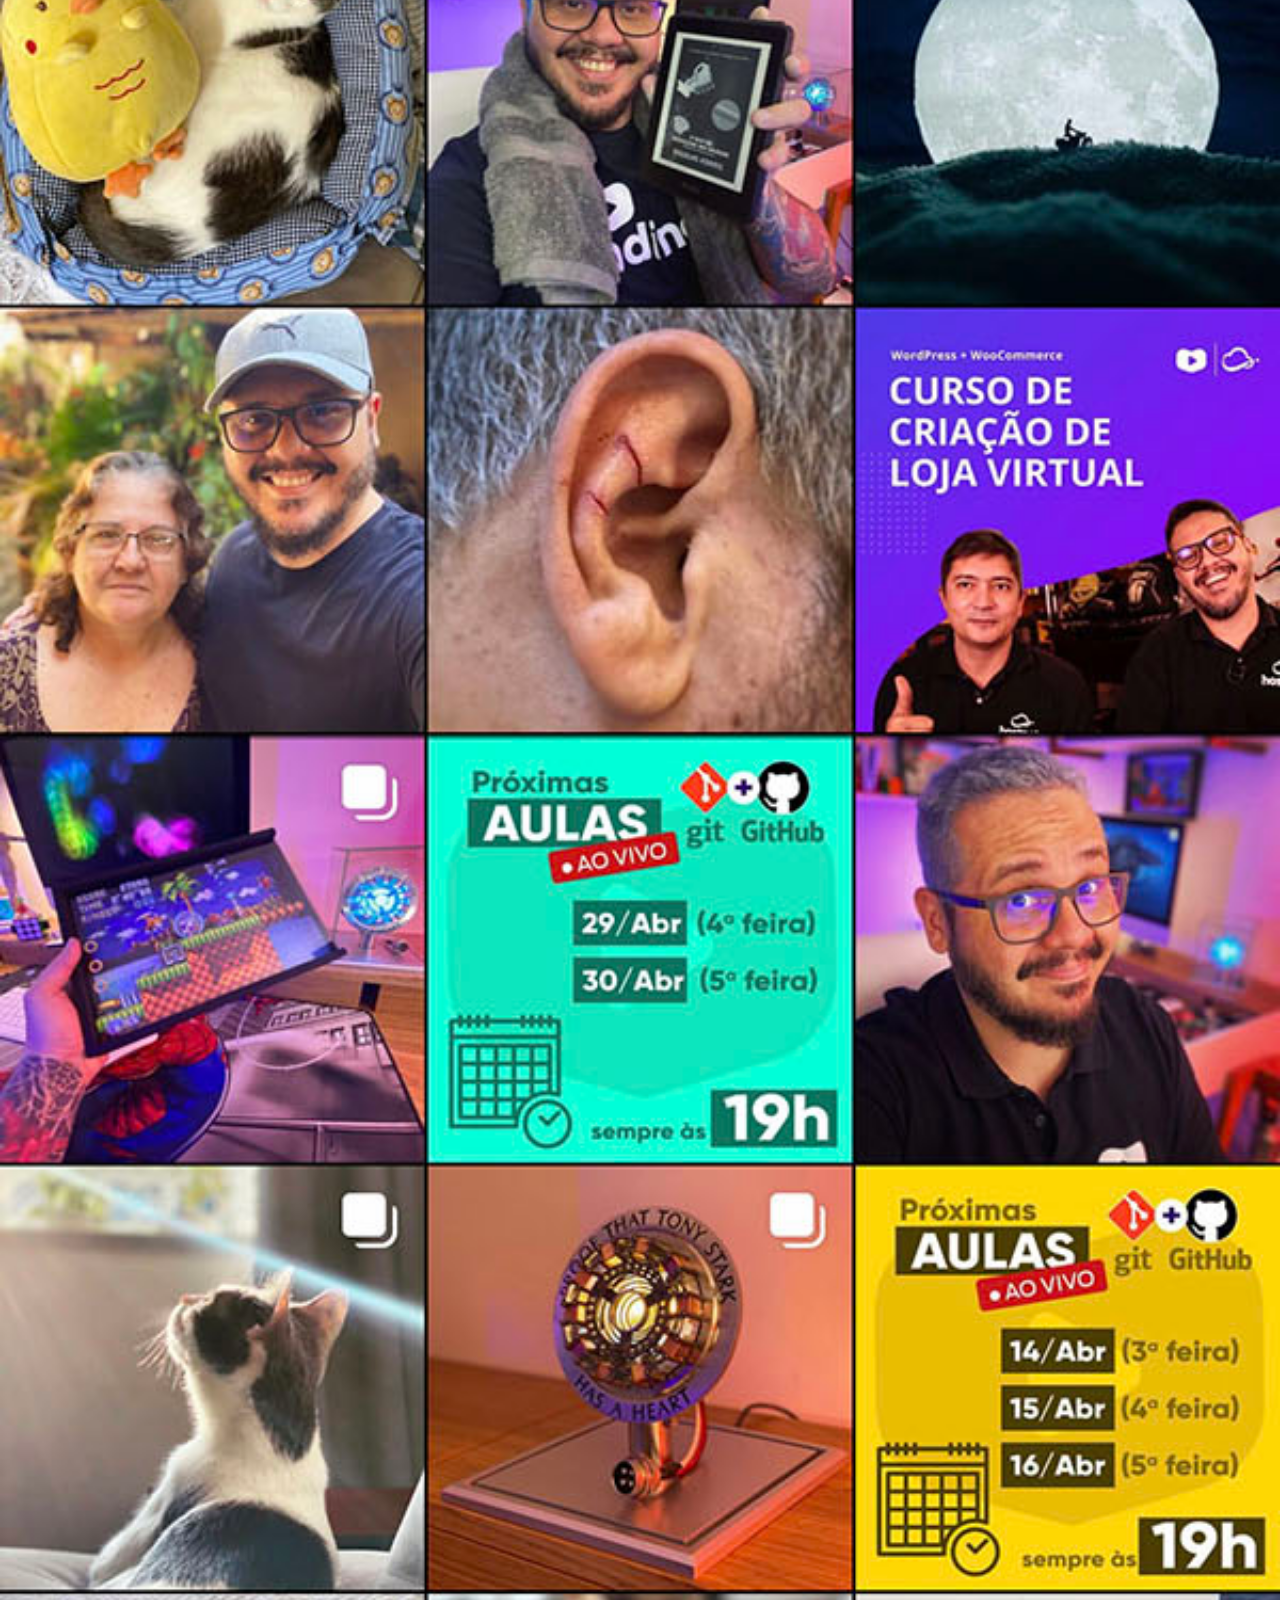
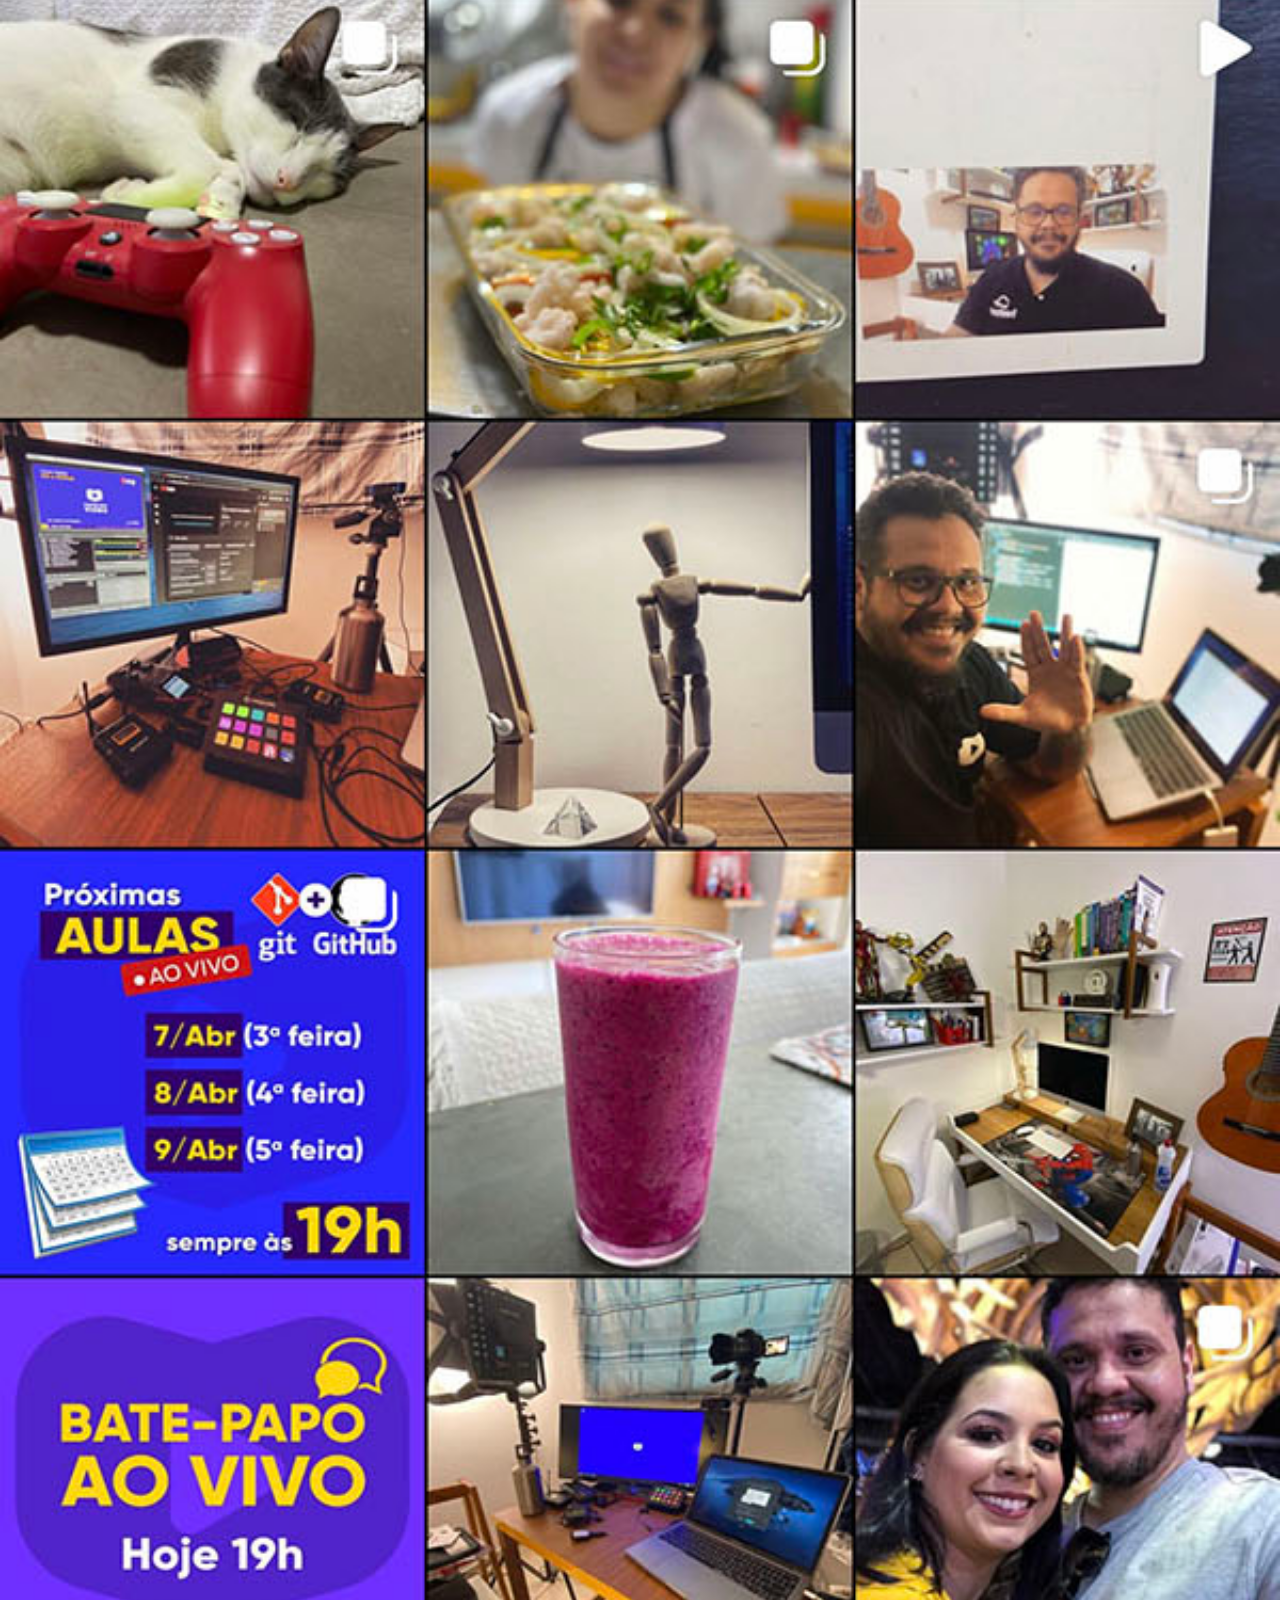
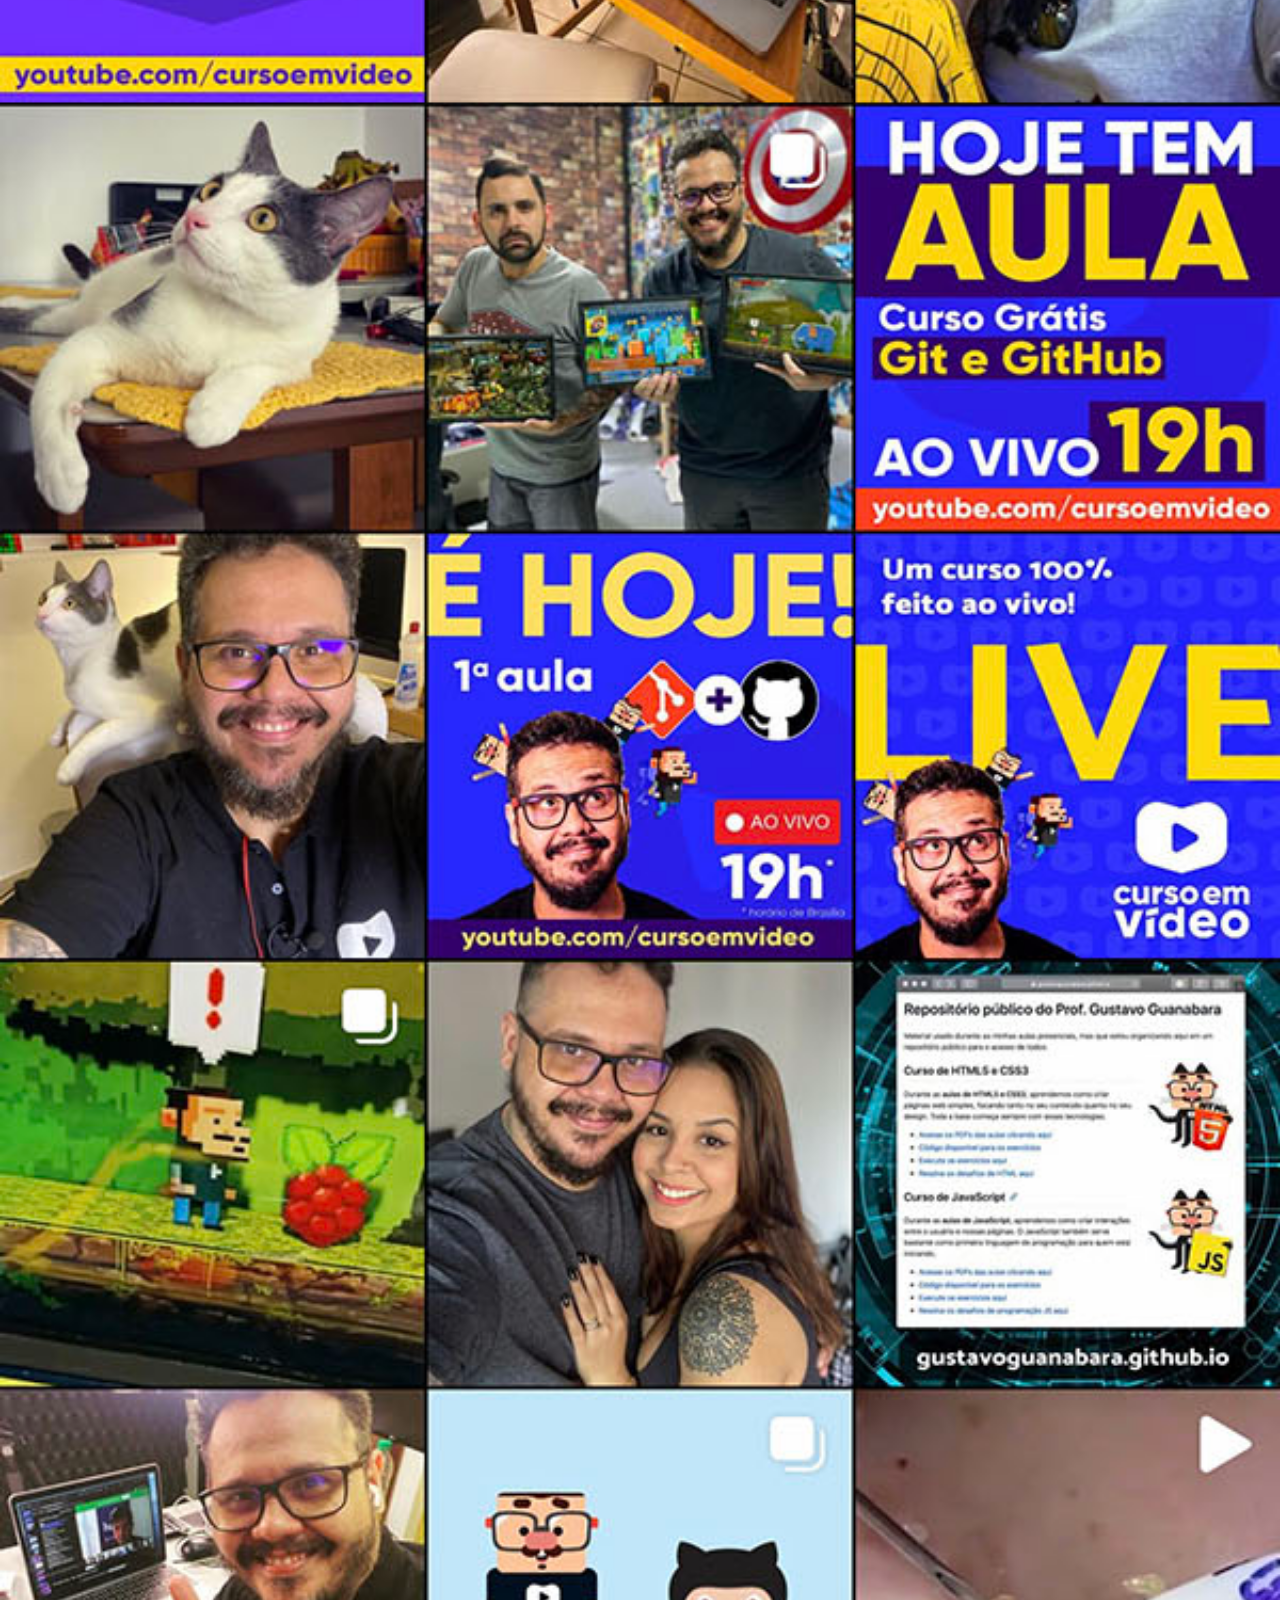
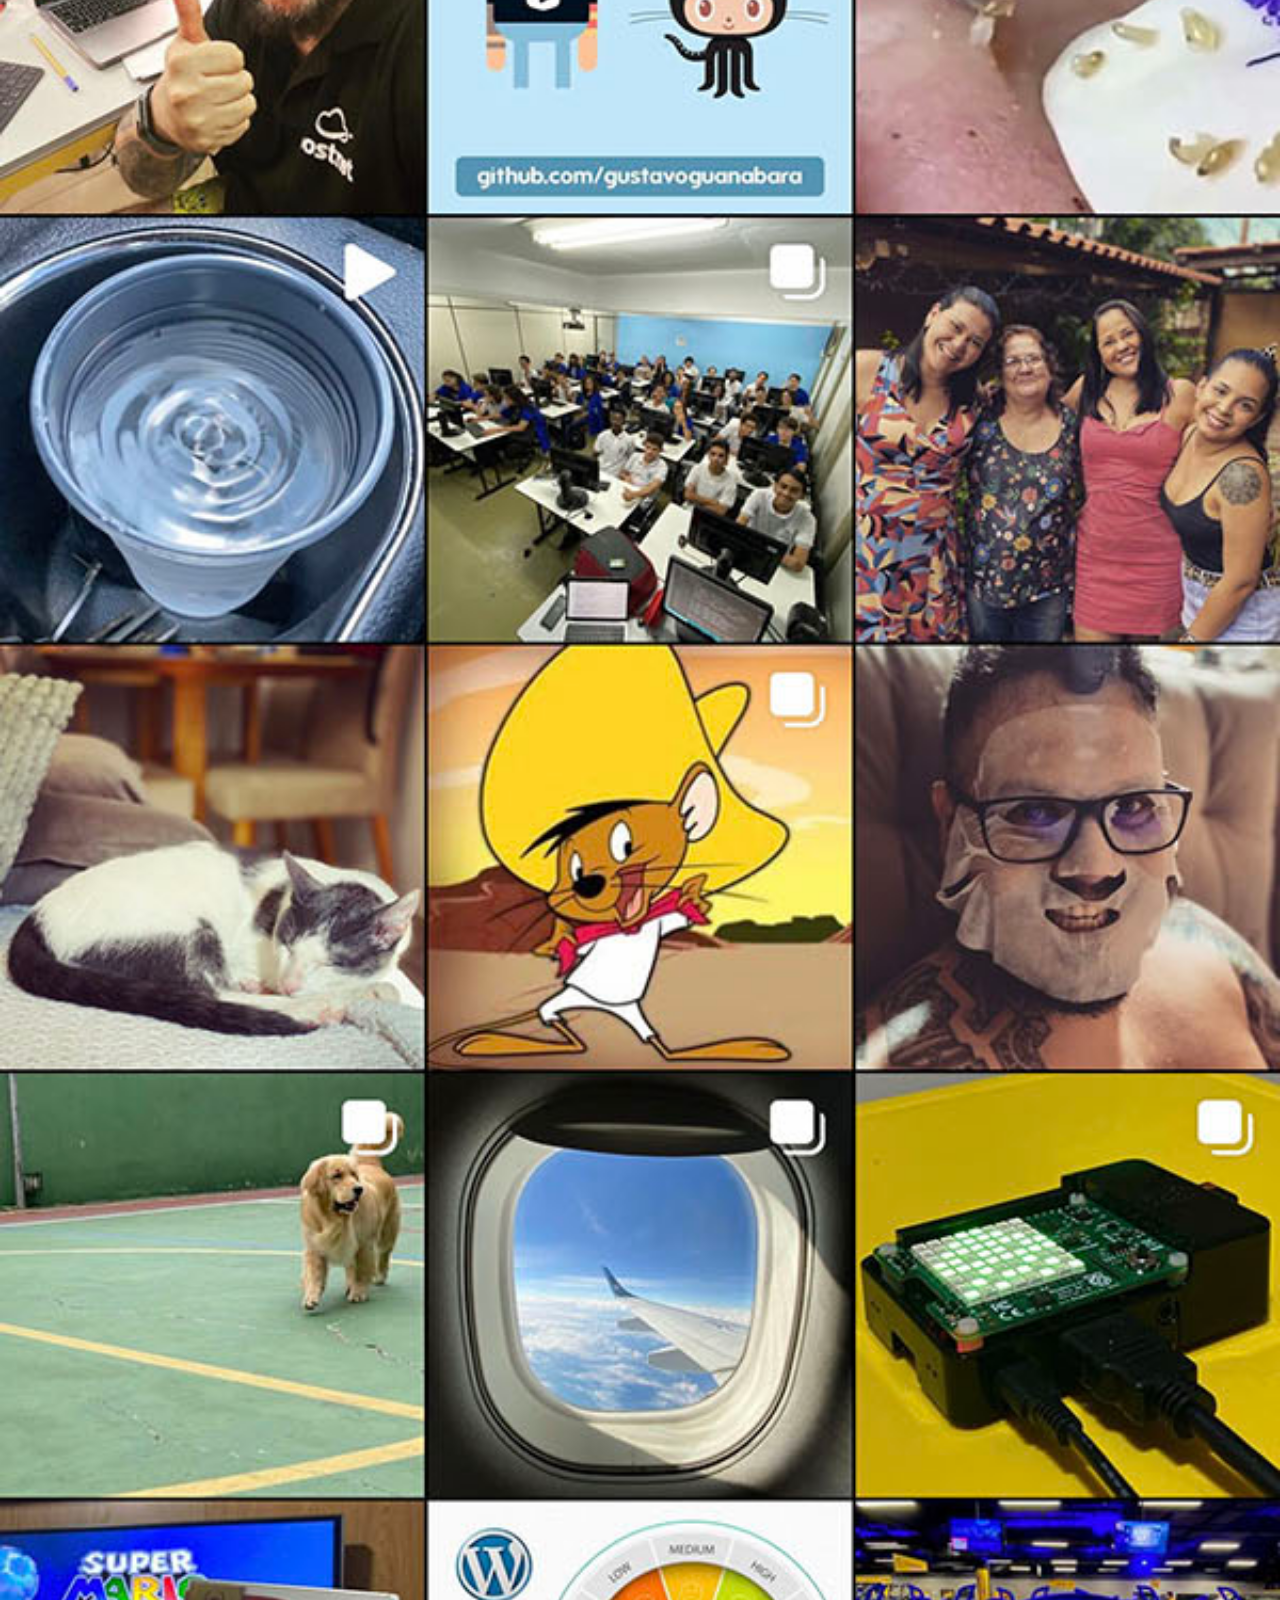
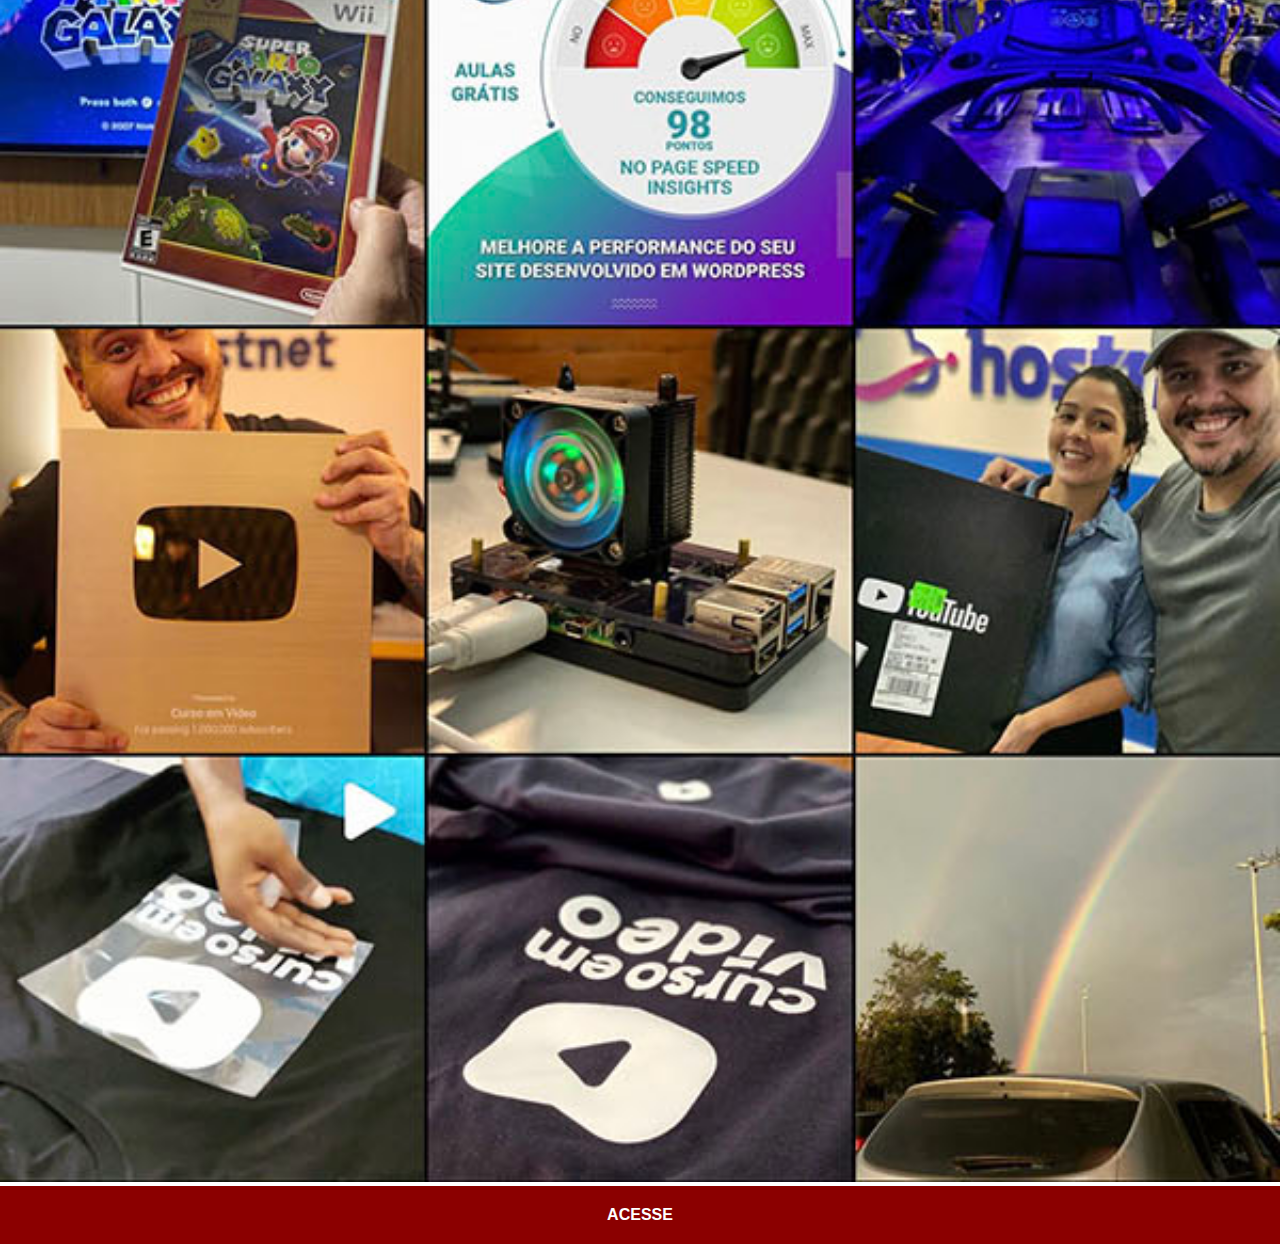
<file: instagram.html>
<!DOCTYPE html>
<html lang="pt-br">
<head>
    <meta charset="UTF-8">
    <meta name="viewport" content="width=device-width, initial-scale=1.0">
    <link rel="stylesheet" href="estilos/social.css">
    <title>Instagram</title>
</head>
<body>
    <img src="imagens/tela-instagram.jpg" alt="Instagram">
    <a href="https://www.instagram.com/gustavoguanabara/" target="_blank">ACESSE</a>
</body>
</html>
</file>
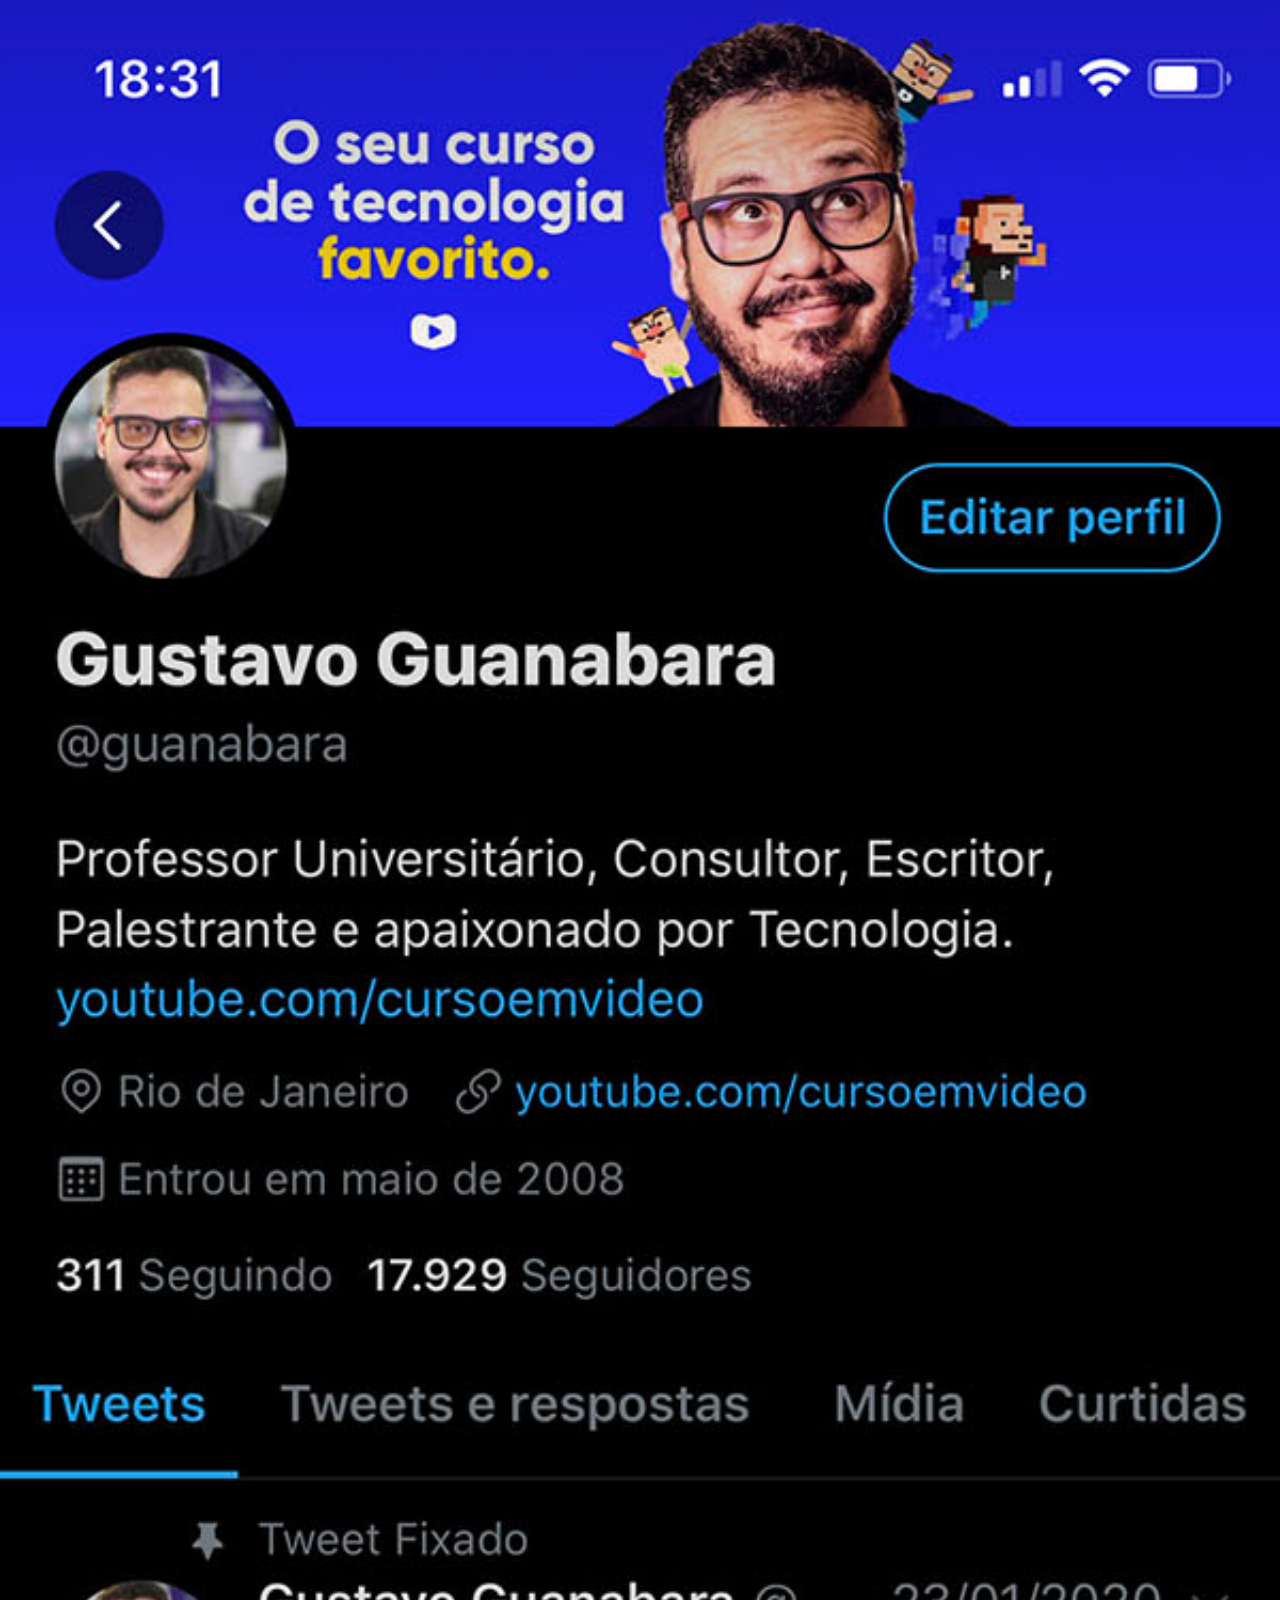
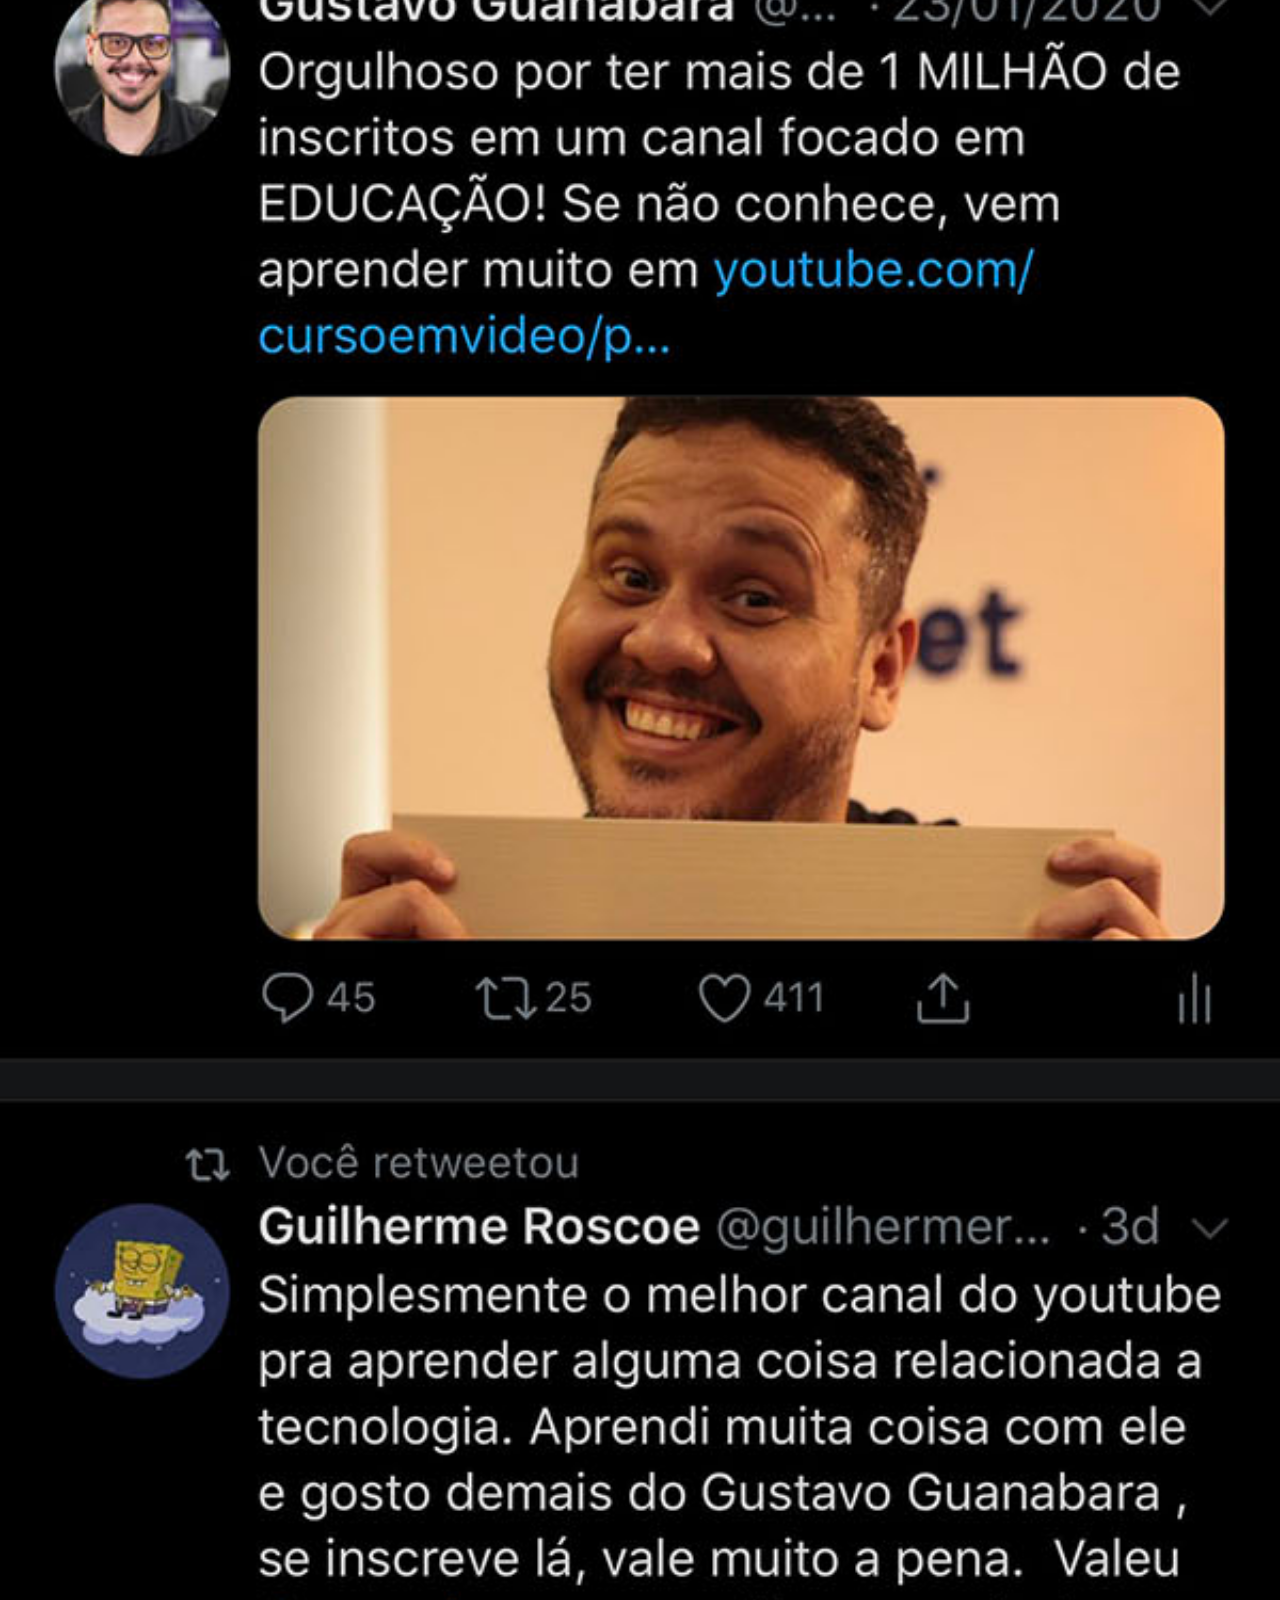
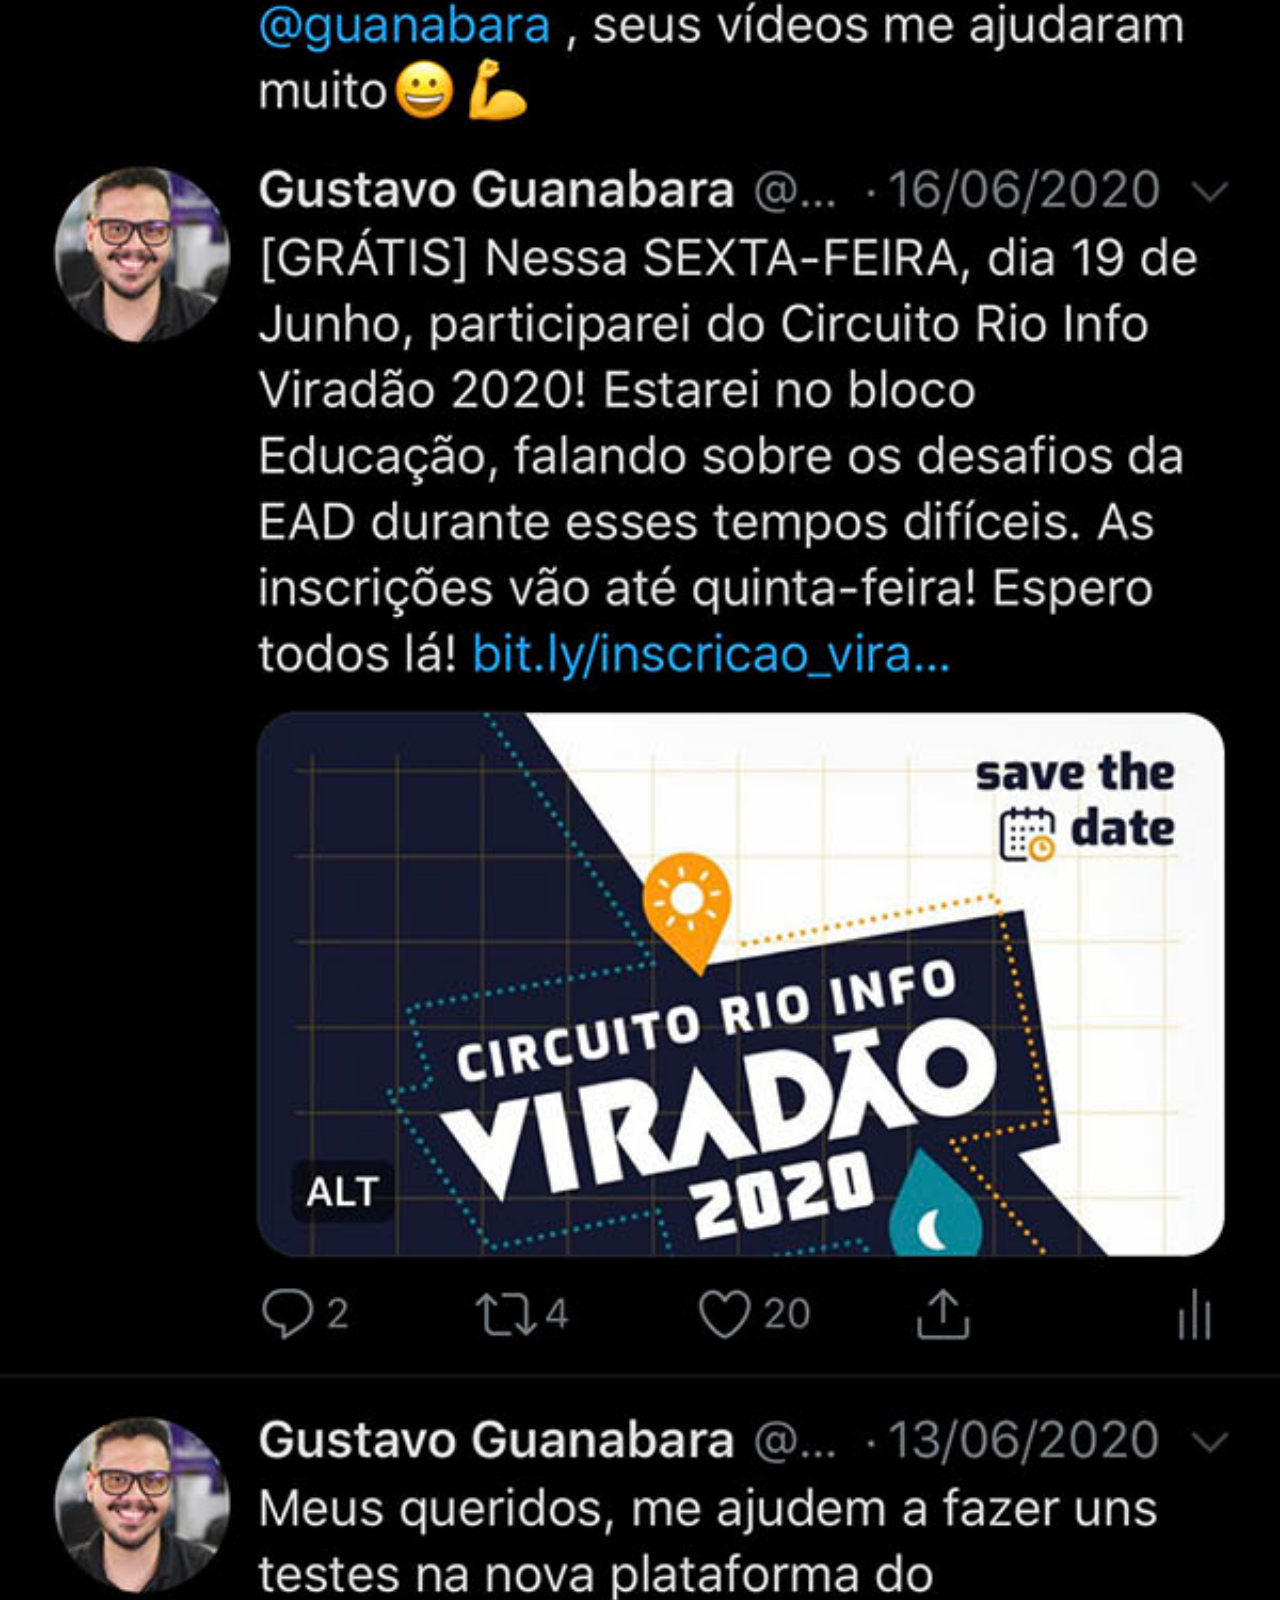
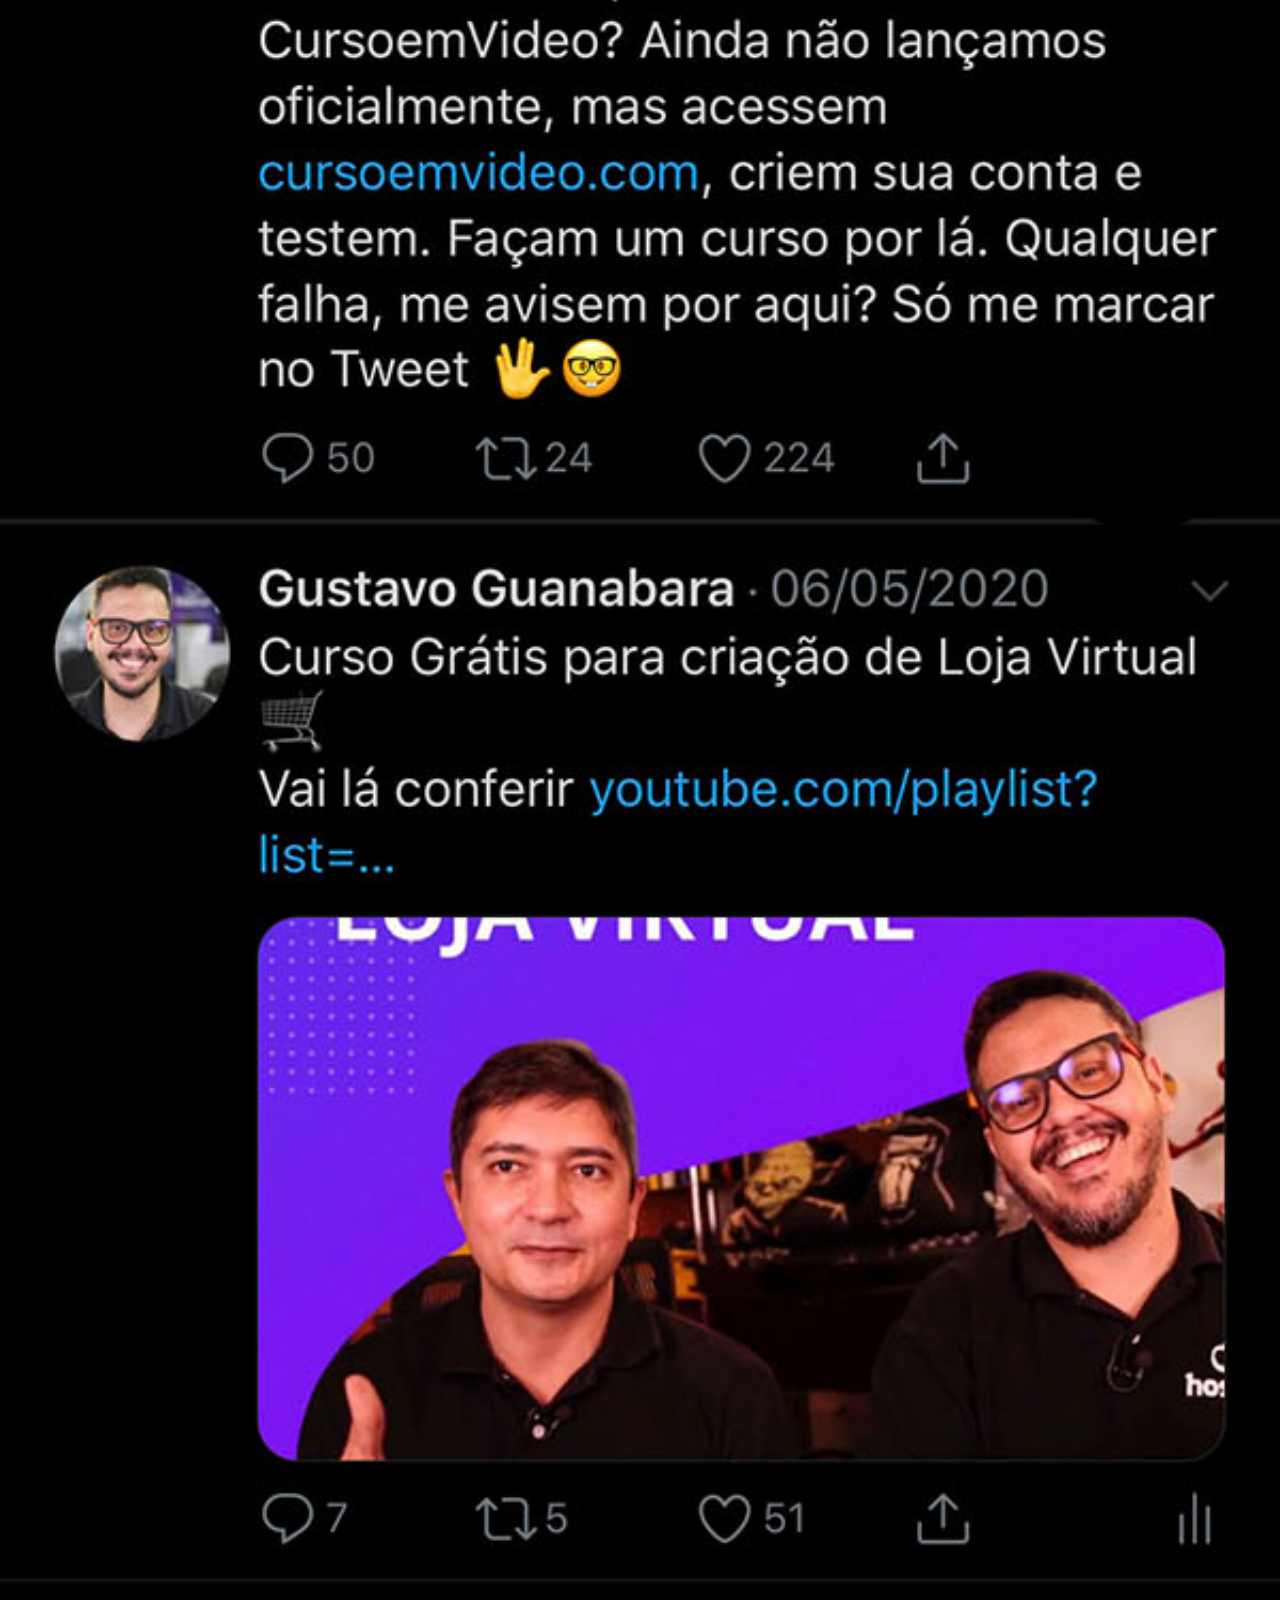
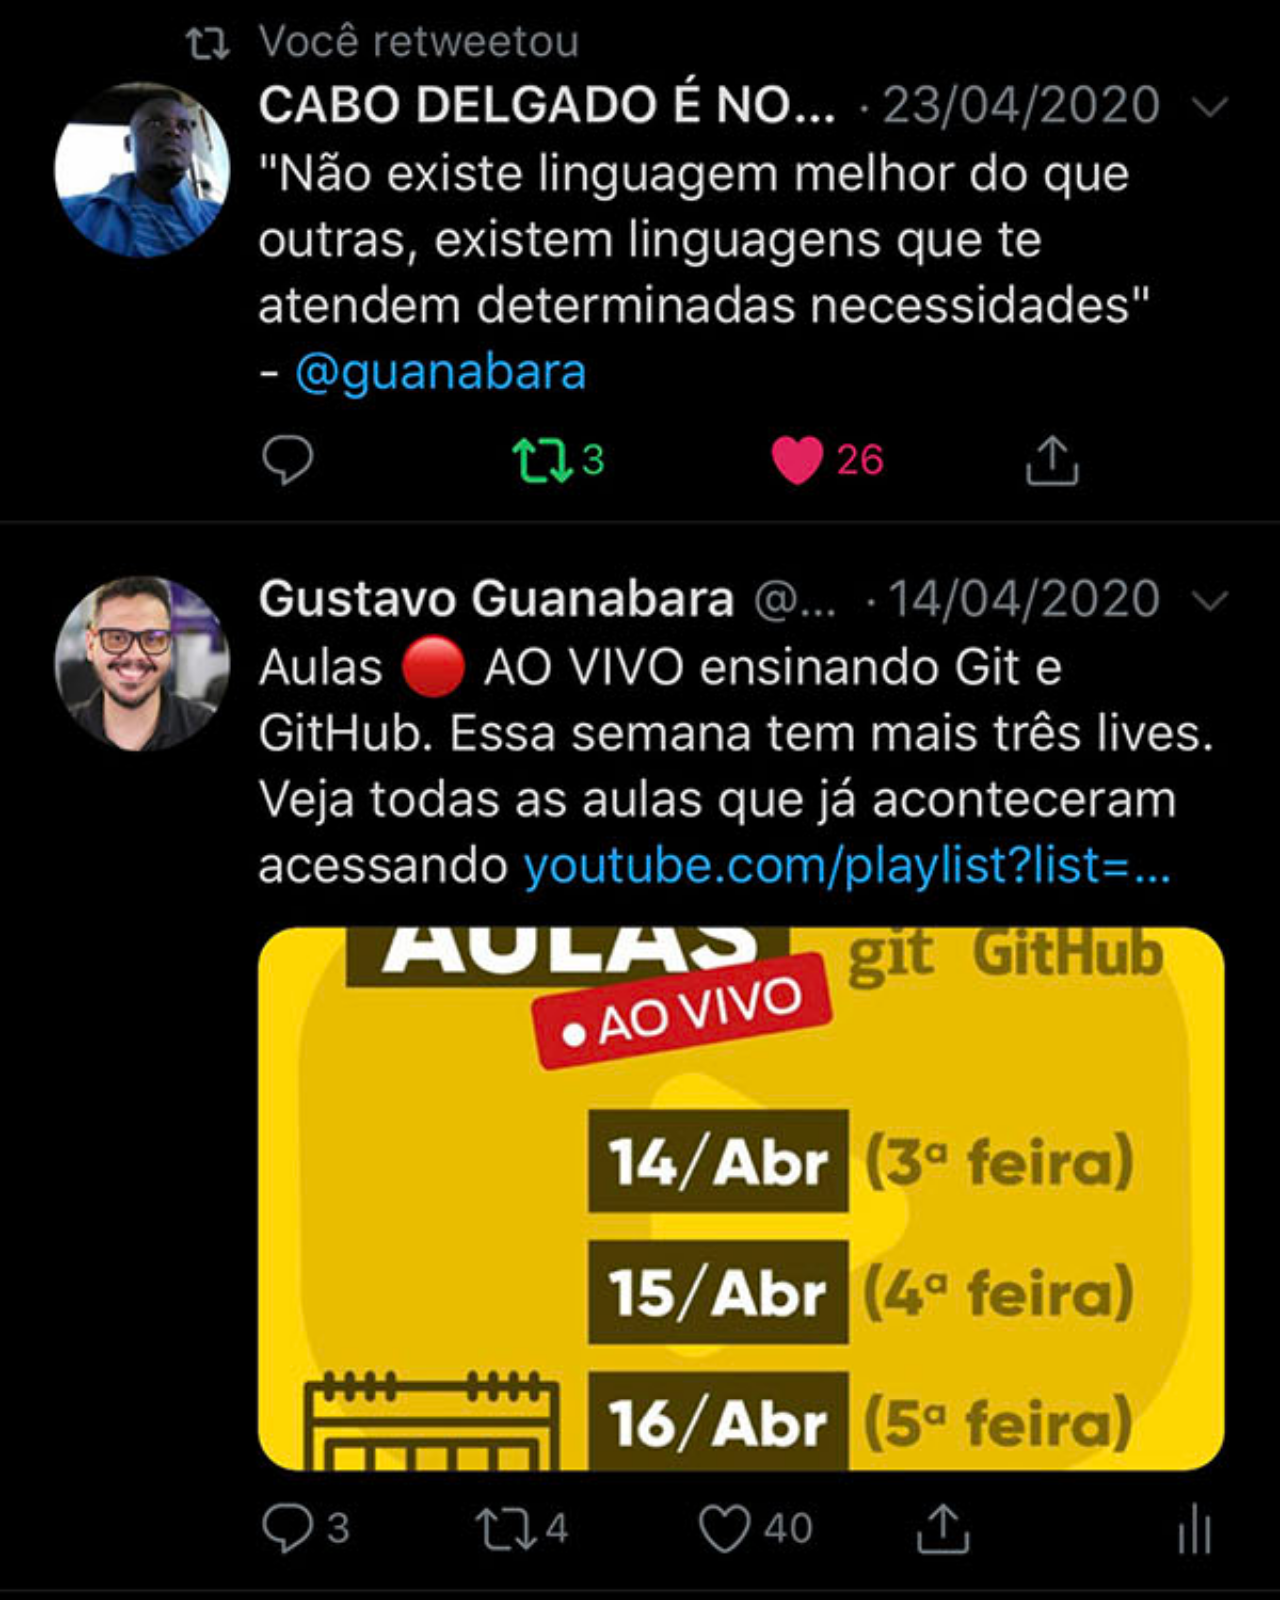
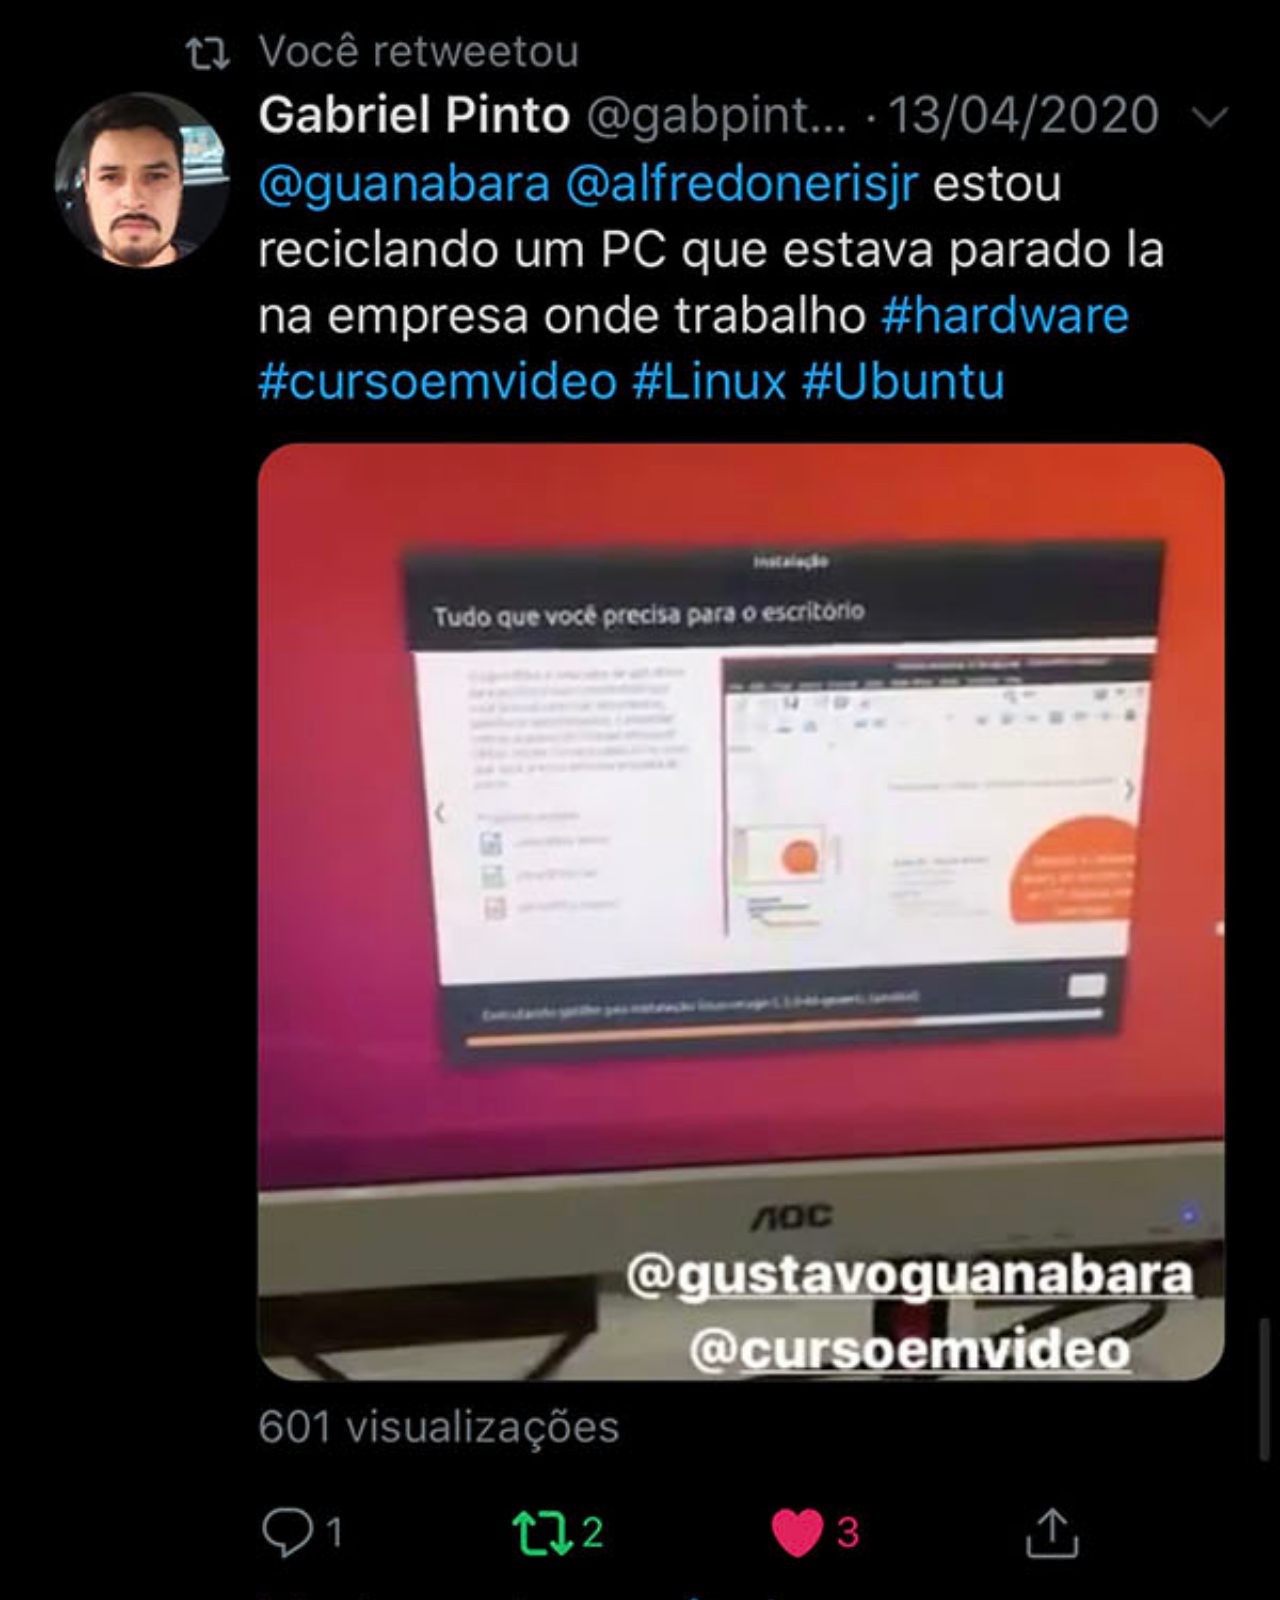
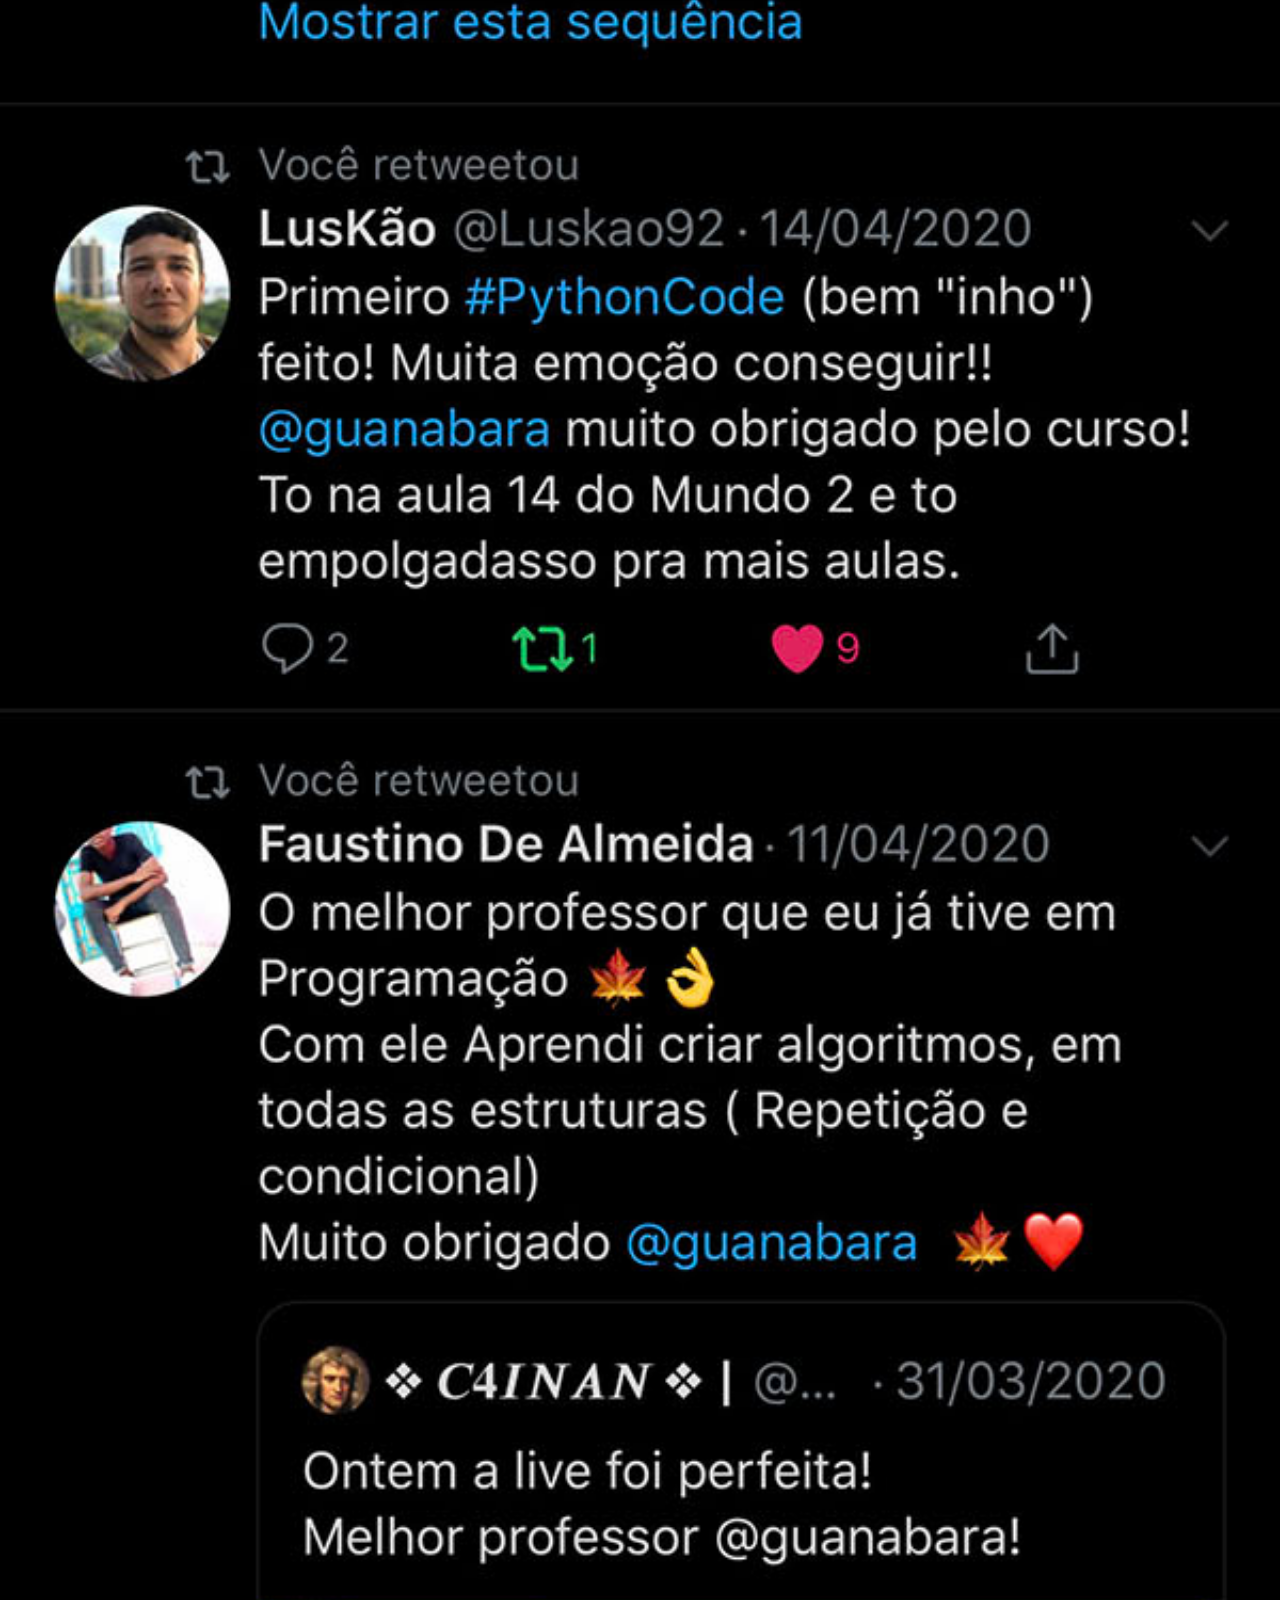
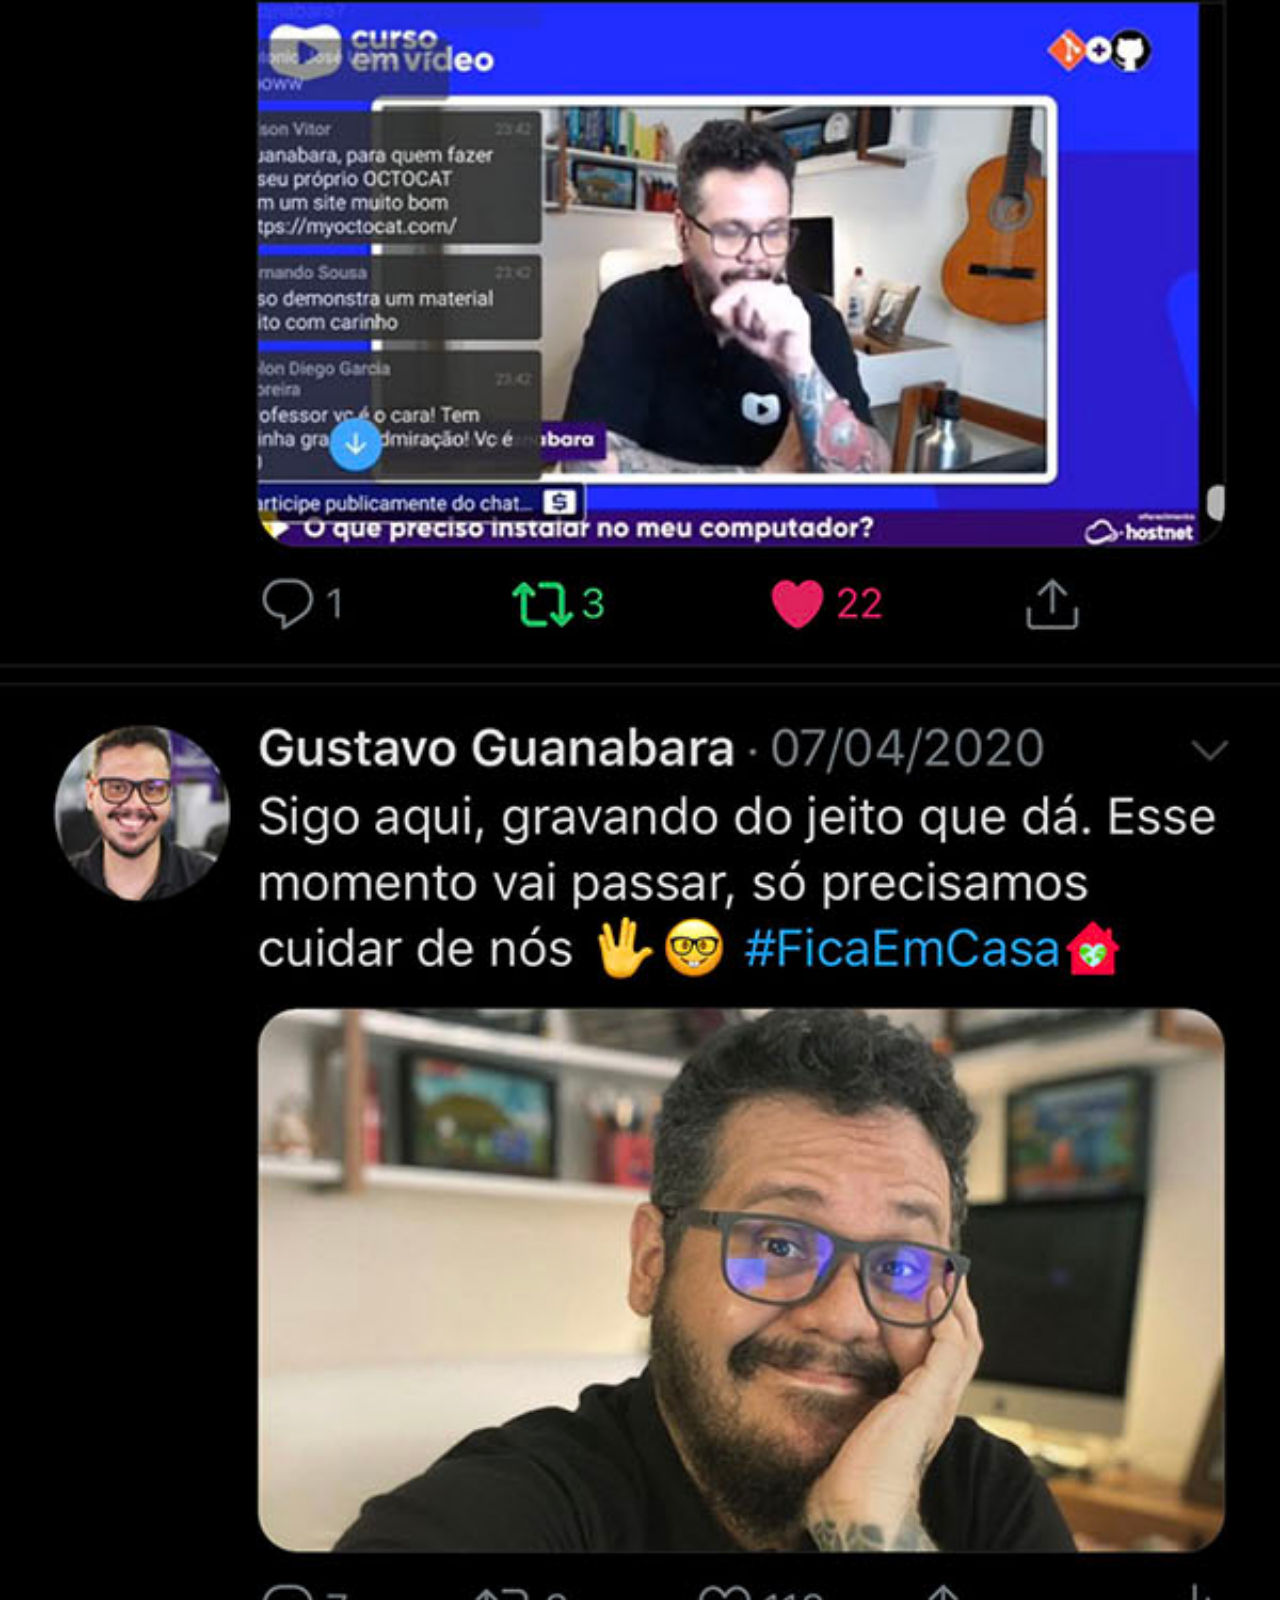
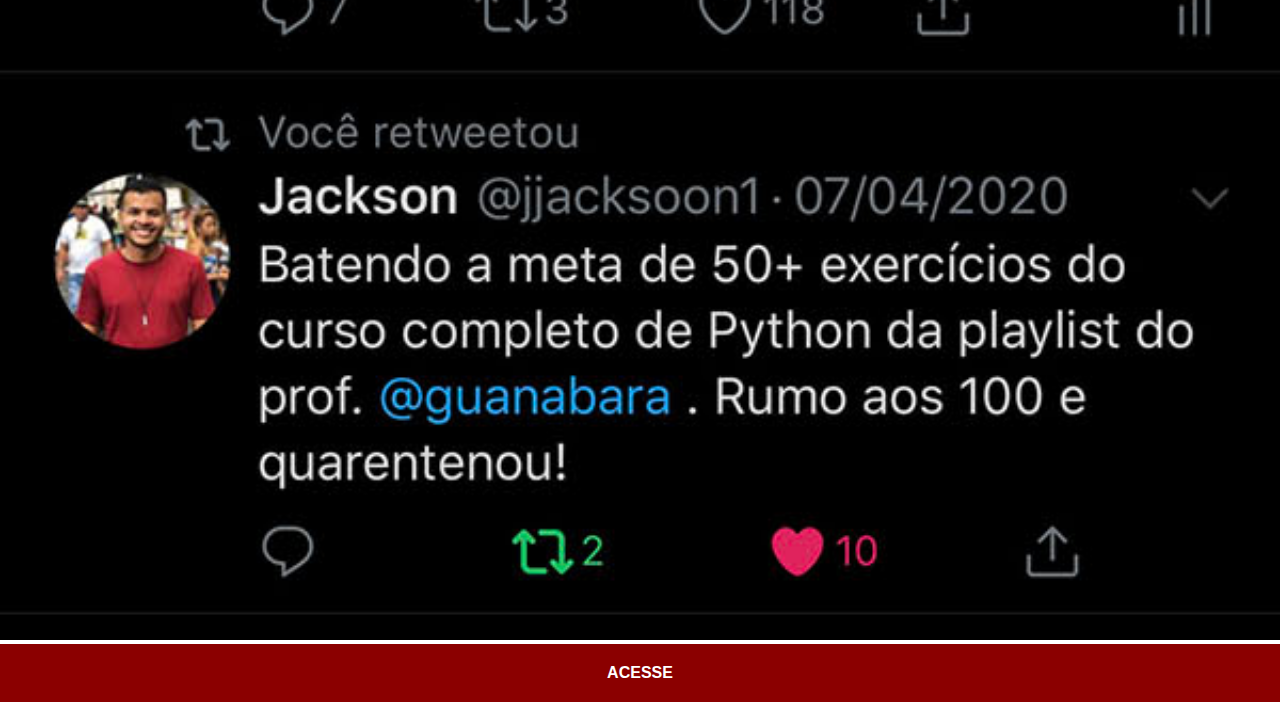
<file: twitter.html>
<!DOCTYPE html>
<html lang="pt-br">
<head>
    <meta charset="UTF-8">
    <meta name="viewport" content="width=device-width, initial-scale=1.0">
    <link rel="stylesheet" href="estilos/social.css">
    <title>Twitter</title>
</head>
<body>
    <img src="imagens/tela-twitter.jpg" alt="Twitter">
    <a href="https://twitter.com/guanabara?ref_src=twsrc%5Egoogle%7Ctwcamp%5Eserp%7Ctwgr%5Eauthor">ACESSE</a>
</body>
</html>
</file>
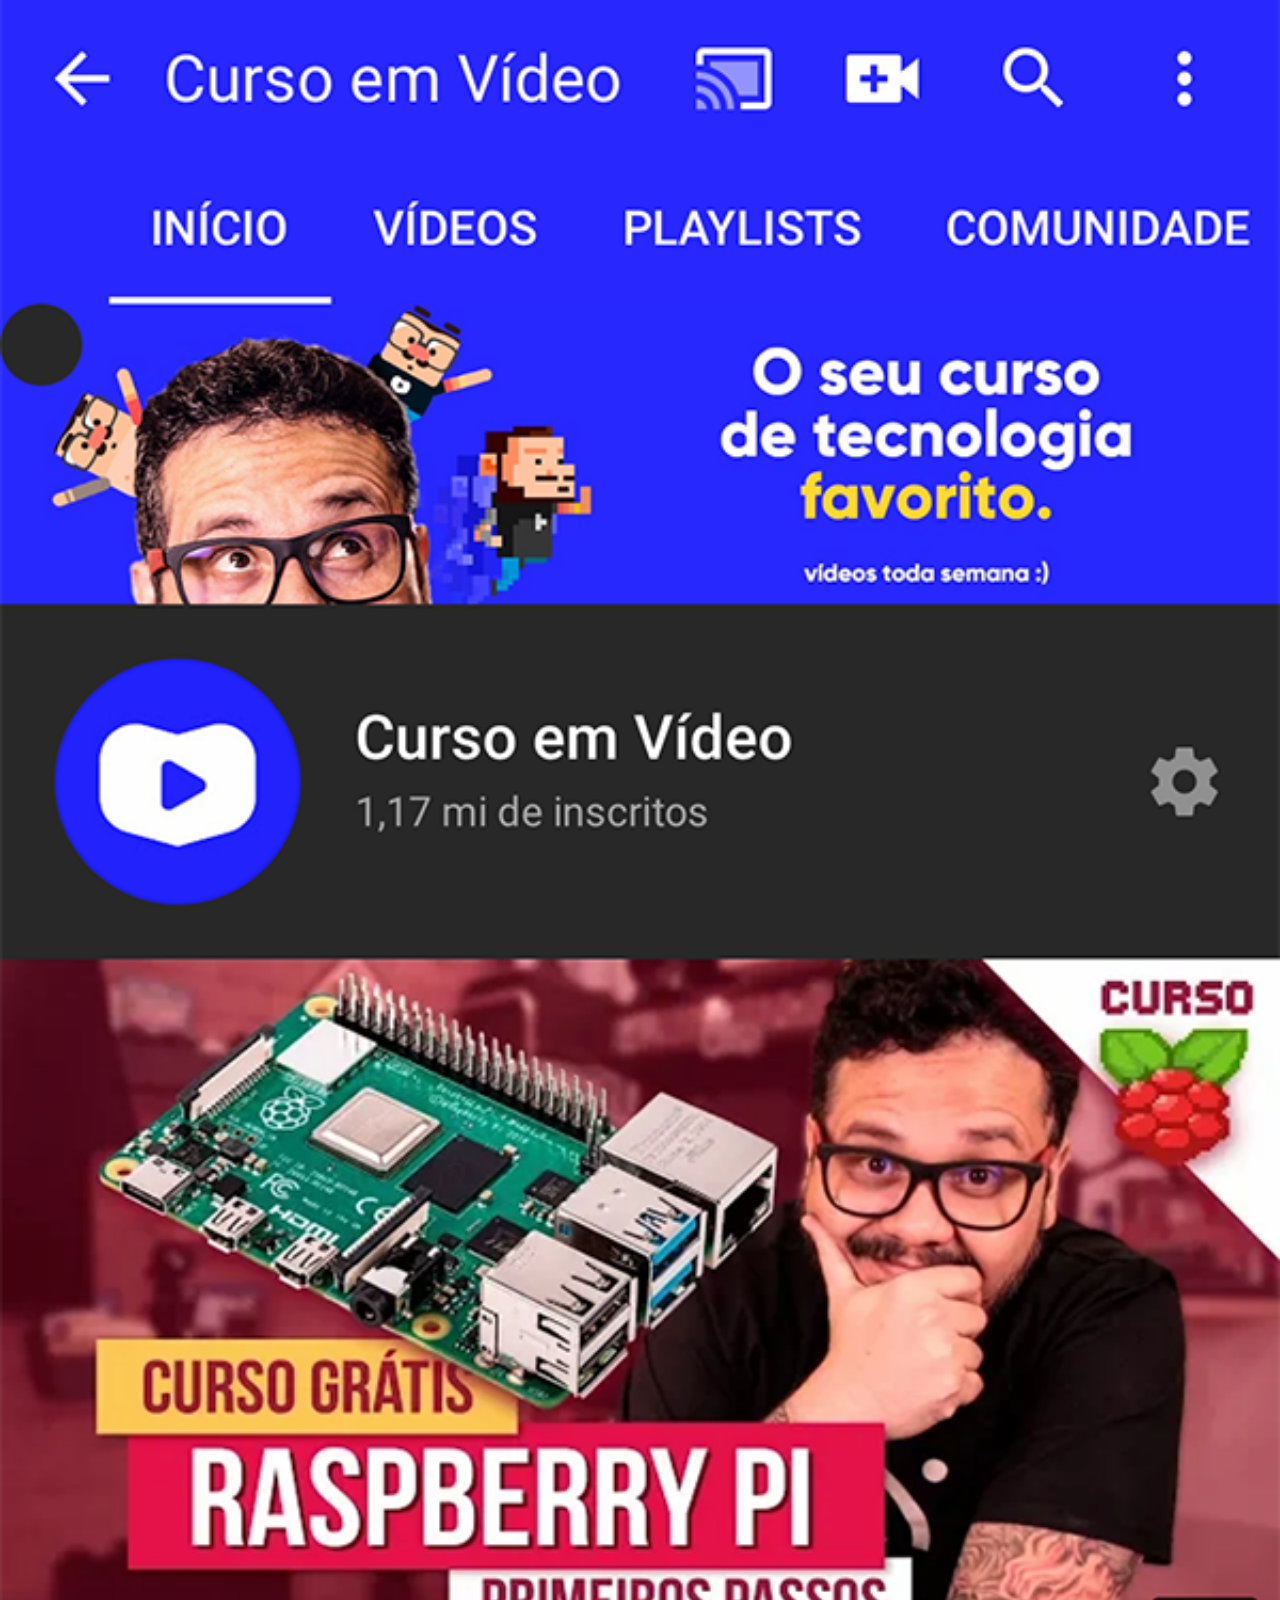
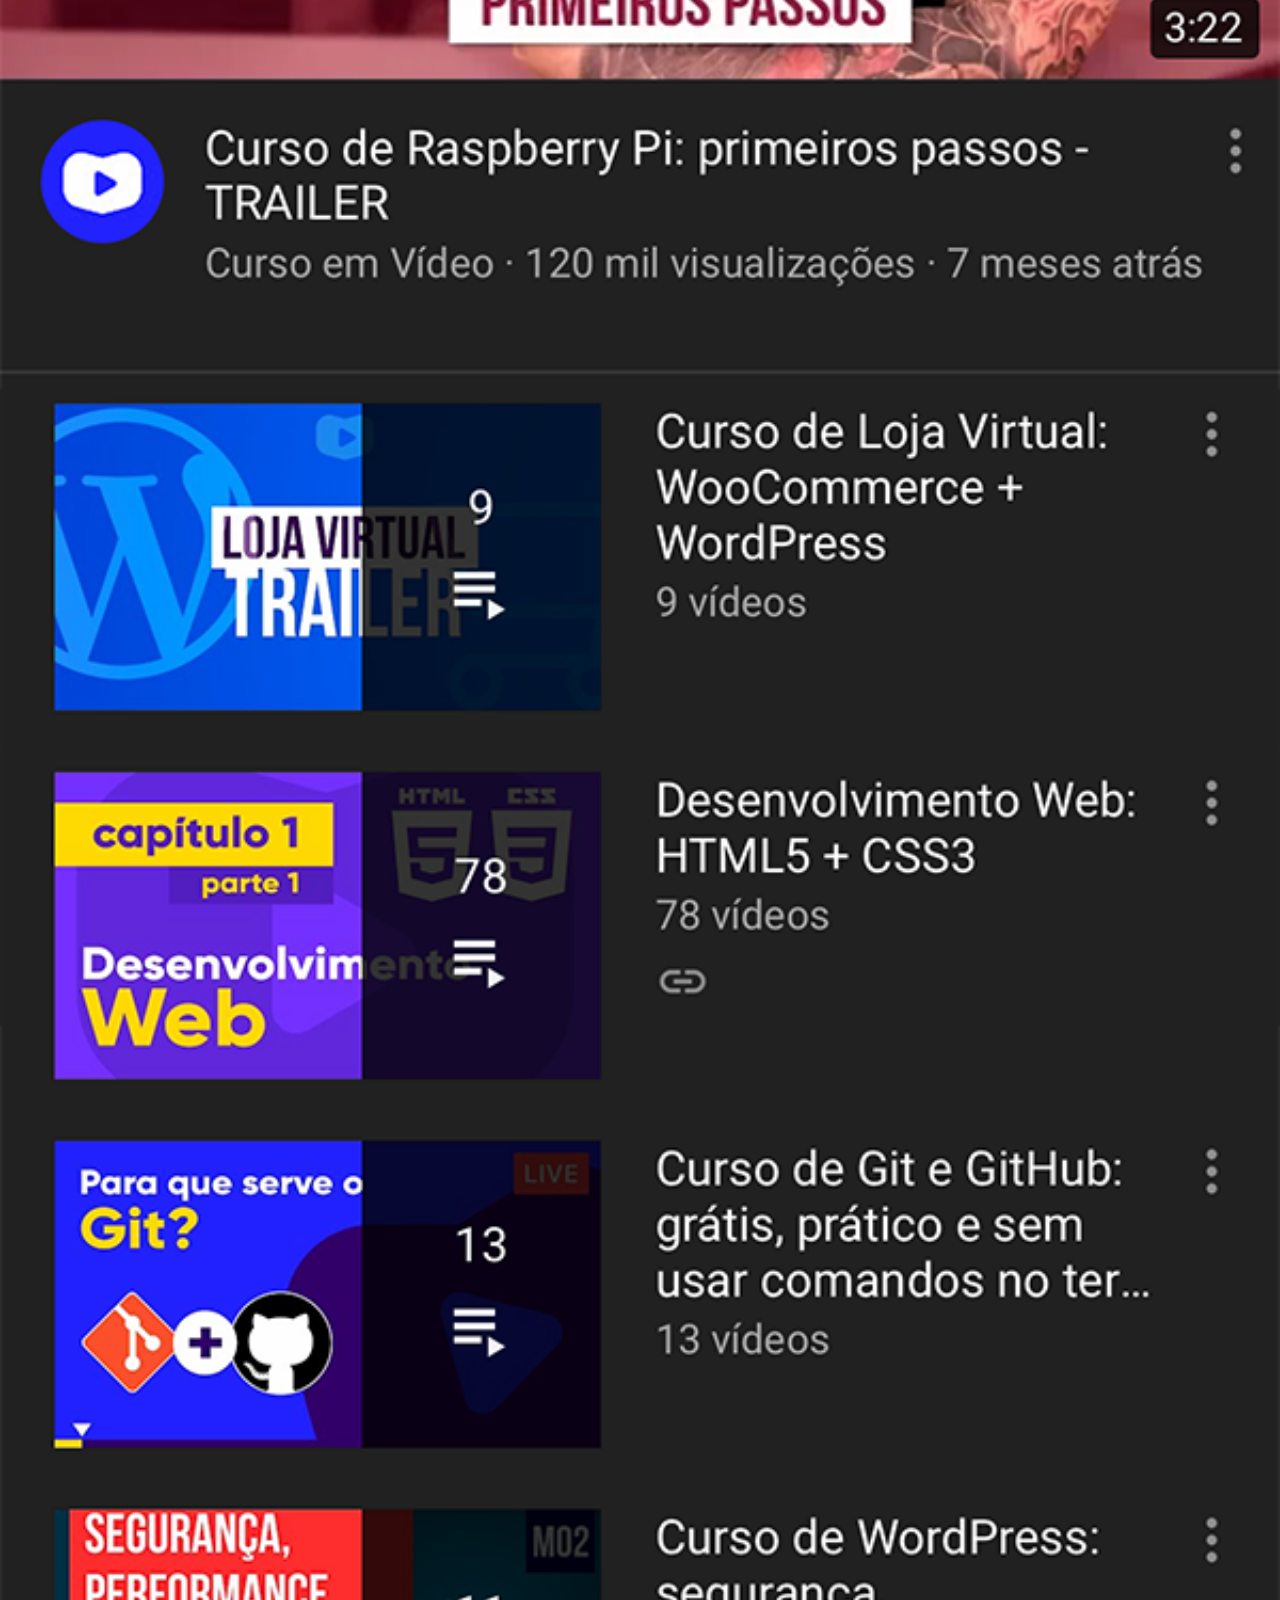
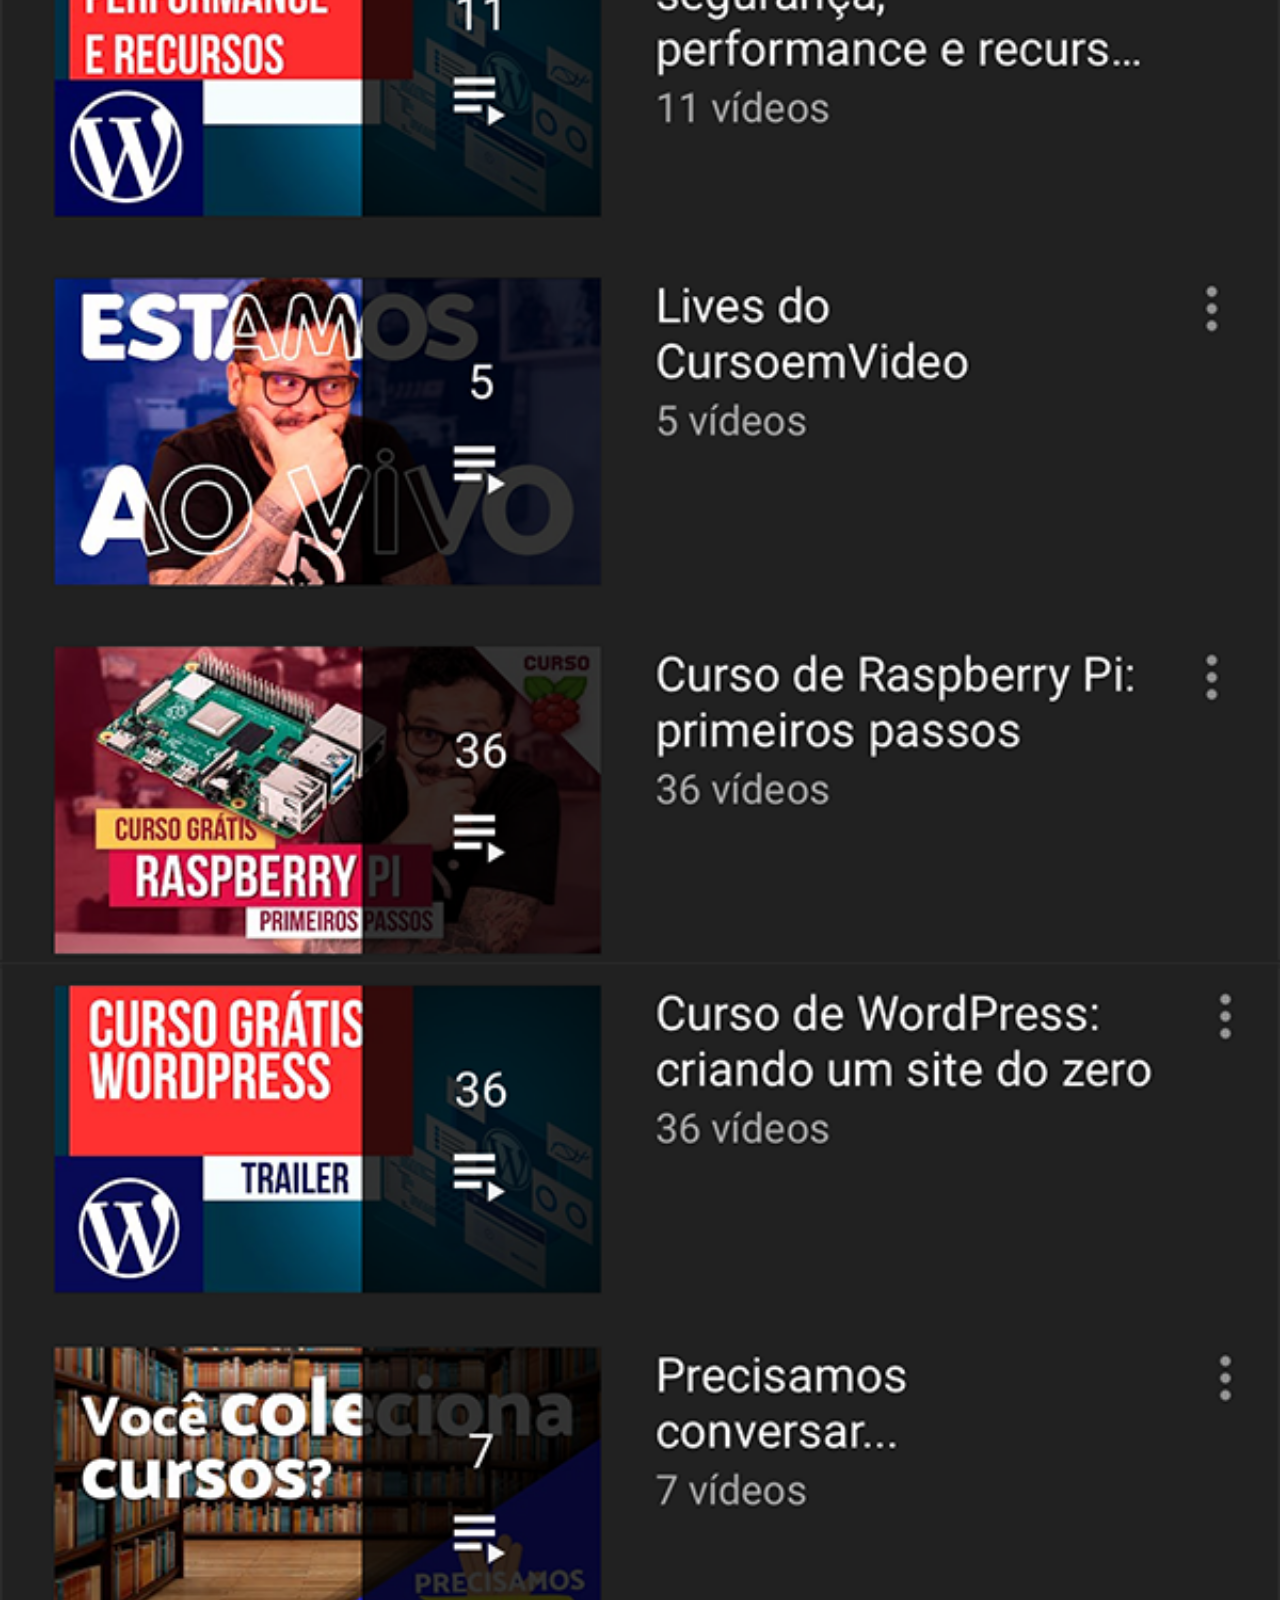
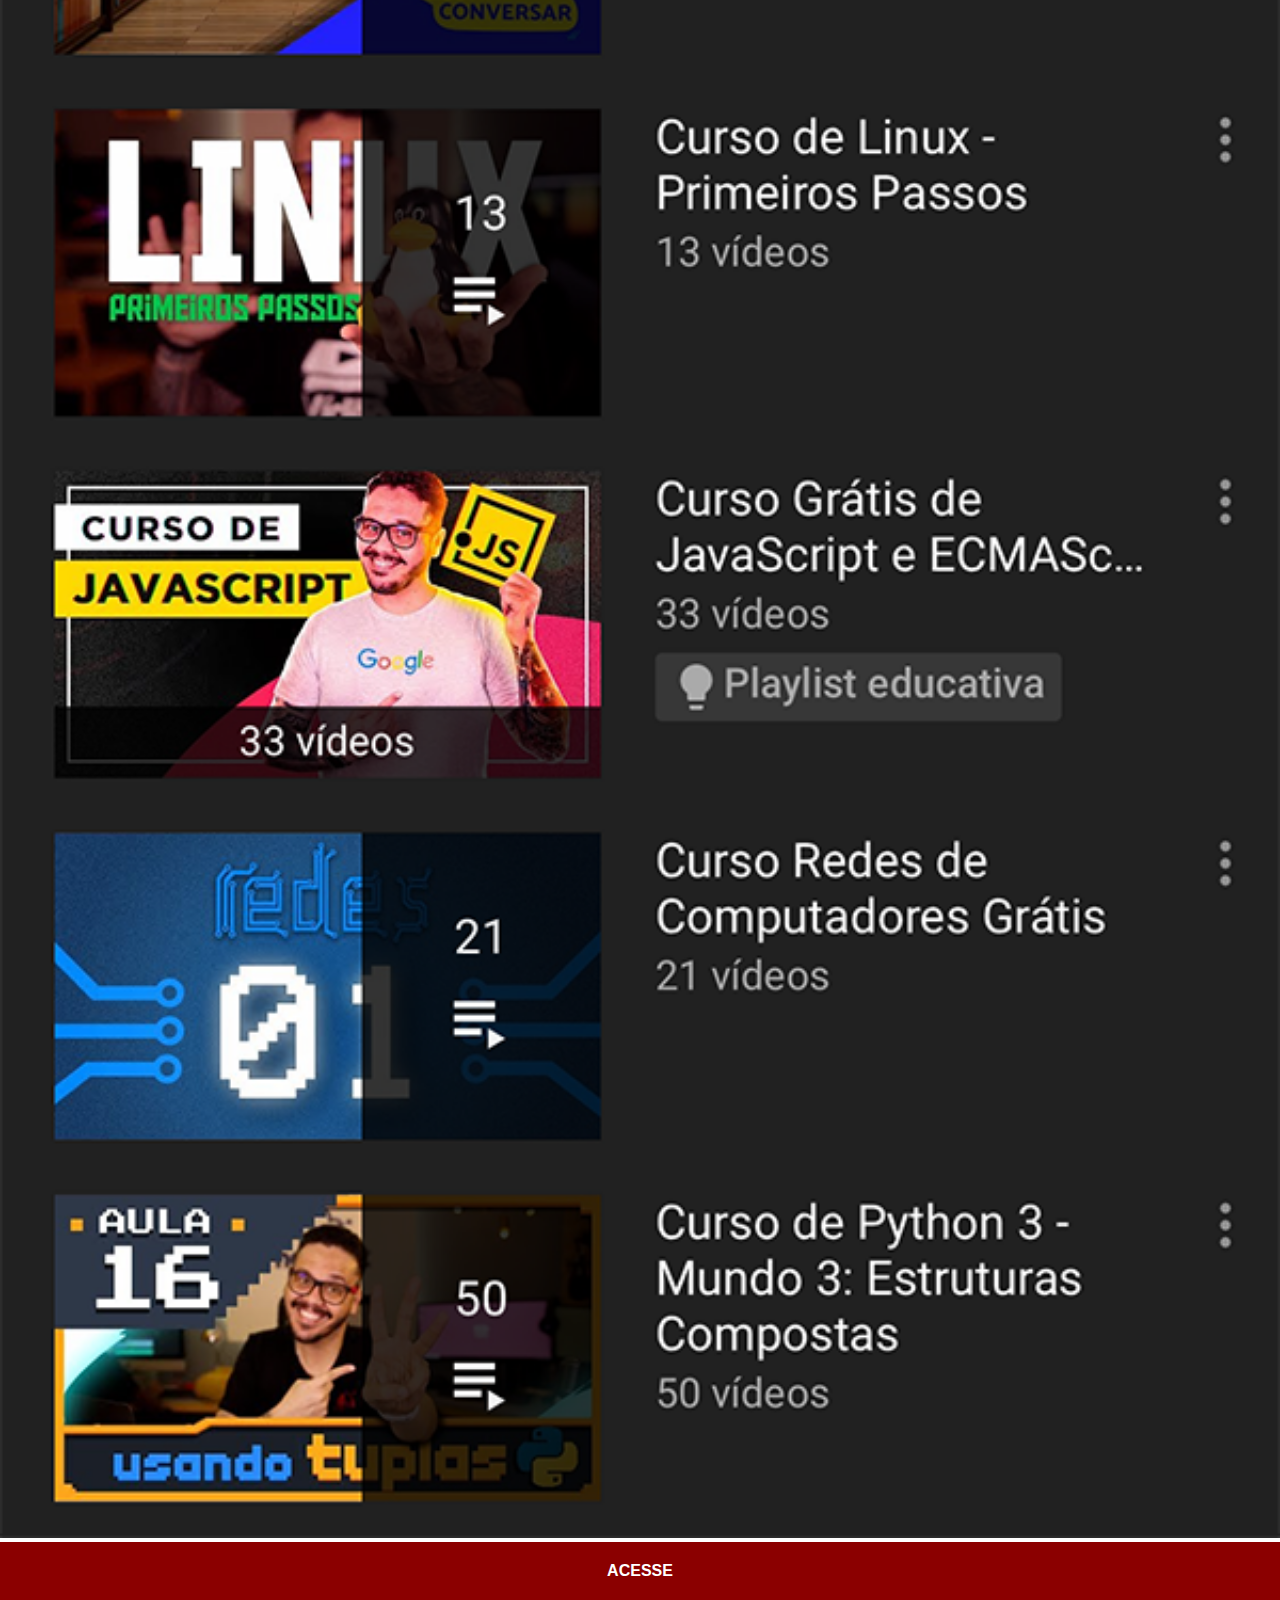
<file: youtube.html>
<!DOCTYPE html>
<html lang="pt-br">
<head>
    <meta charset="UTF-8">
    <meta name="viewport" content="width=device-width, initial-scale=1.0">
    <link rel="stylesheet" href="estilos/social.css">
    <title>Youtube</title>
</head>
<body>
    <img src="imagens/tela-youtube.png" alt="Youtube">
    <a href="https://www.youtube.com/@CursoemVideo/playlists" target="_blank">ACESSE</a>
</body>
</html>
</file>
<file: estilos/style.css>
@charset "UTF-8";

* {
    margin: 0px;
    padding: 0px;
    font-family: Arial, Helvetica, sans-serif;
}

html, body {
    height: 100vh;
    width: 100vw;
    background-color: black;
}

body {
    background: url(../imagens/fundo-madeira.jpg) no-repeat top center;
    background-size: cover;
    background-attachment: fixed;
}

main {
    position: relative;
    height: 100vh;
}

section#telefone {
    position: absolute;
    top: 50%;
    left: 50%;
    transform: translate(-50%, -50%);
    height: 627px;
    width: 311px;
    background: url(../imagens/frame-iphone.png) no-repeat;
}

iframe#tela {
    position: relative;
    top: 80px;
    left: 22px;
    width: 267px;
    height: 471px;
}

section#redes-sociais {
    text-align: right;
}

section#redes-sociais img {
    width: 50px;
    margin: 10px;
    border-radius: 50%;
    box-shadow: 2px 2px 5px rgba(0, 0, 0, 0.404);
    box-sizing: border-box;
}
section#redes-sociais img:hover {
    transform: translate(-3px, -3px);
    box-shadow: 5px 5px 10px rgba(0, 0, 0, 0.637);
    transition: transform .3s;
    
}
</file>
<file: estilos/social.css>
@charset "UTF-8";

* {
    margin: 0px;
    padding: 0px;
    font-family: Arial, Helvetica, sans-serif;
}

::-webkit-scrollbar {
    width: 0px;
    height: 0px;
}

img {
    width: 100vw;
}

a {
    display: block;
    background-color:darkred;
    color: white;
    padding: 20px;
    text-align: center;
    font-weight: bolder;
    text-decoration: none;
}

a:hover {
    background-color: red;
}
</file>
